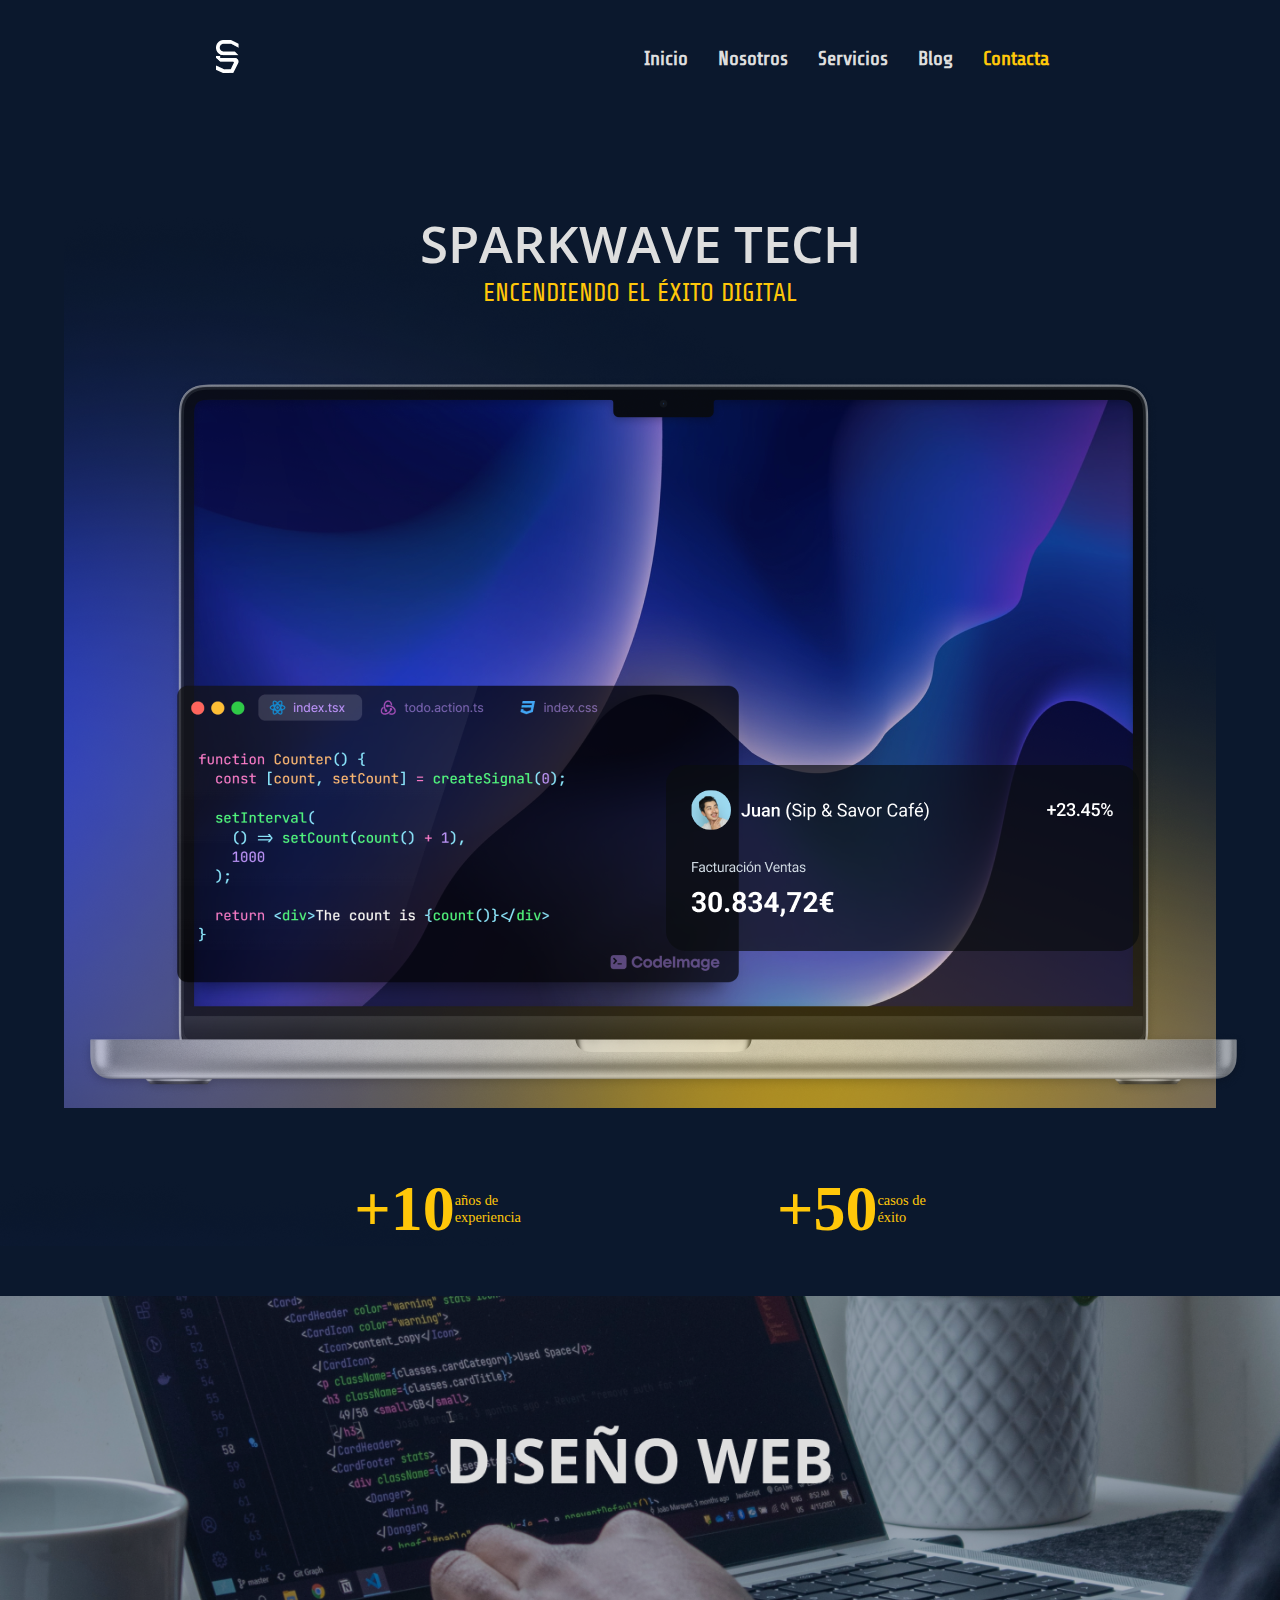
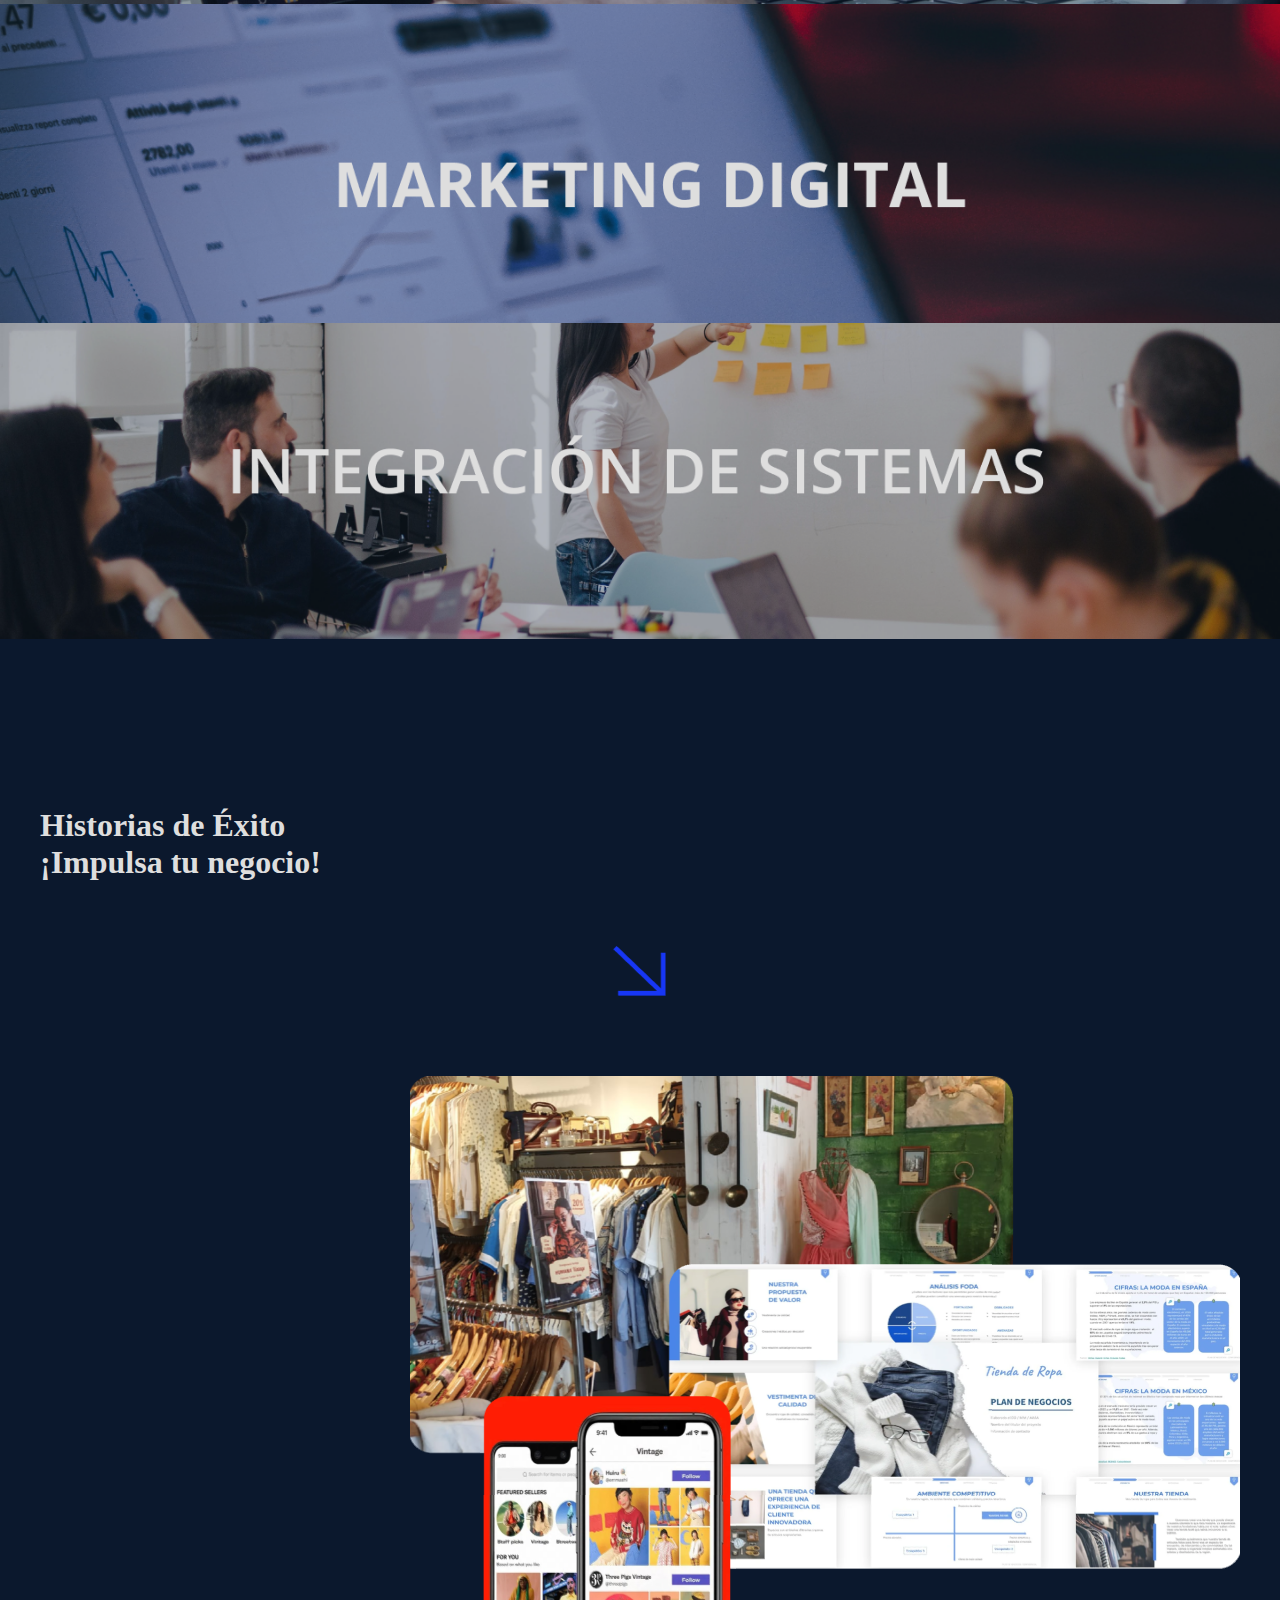
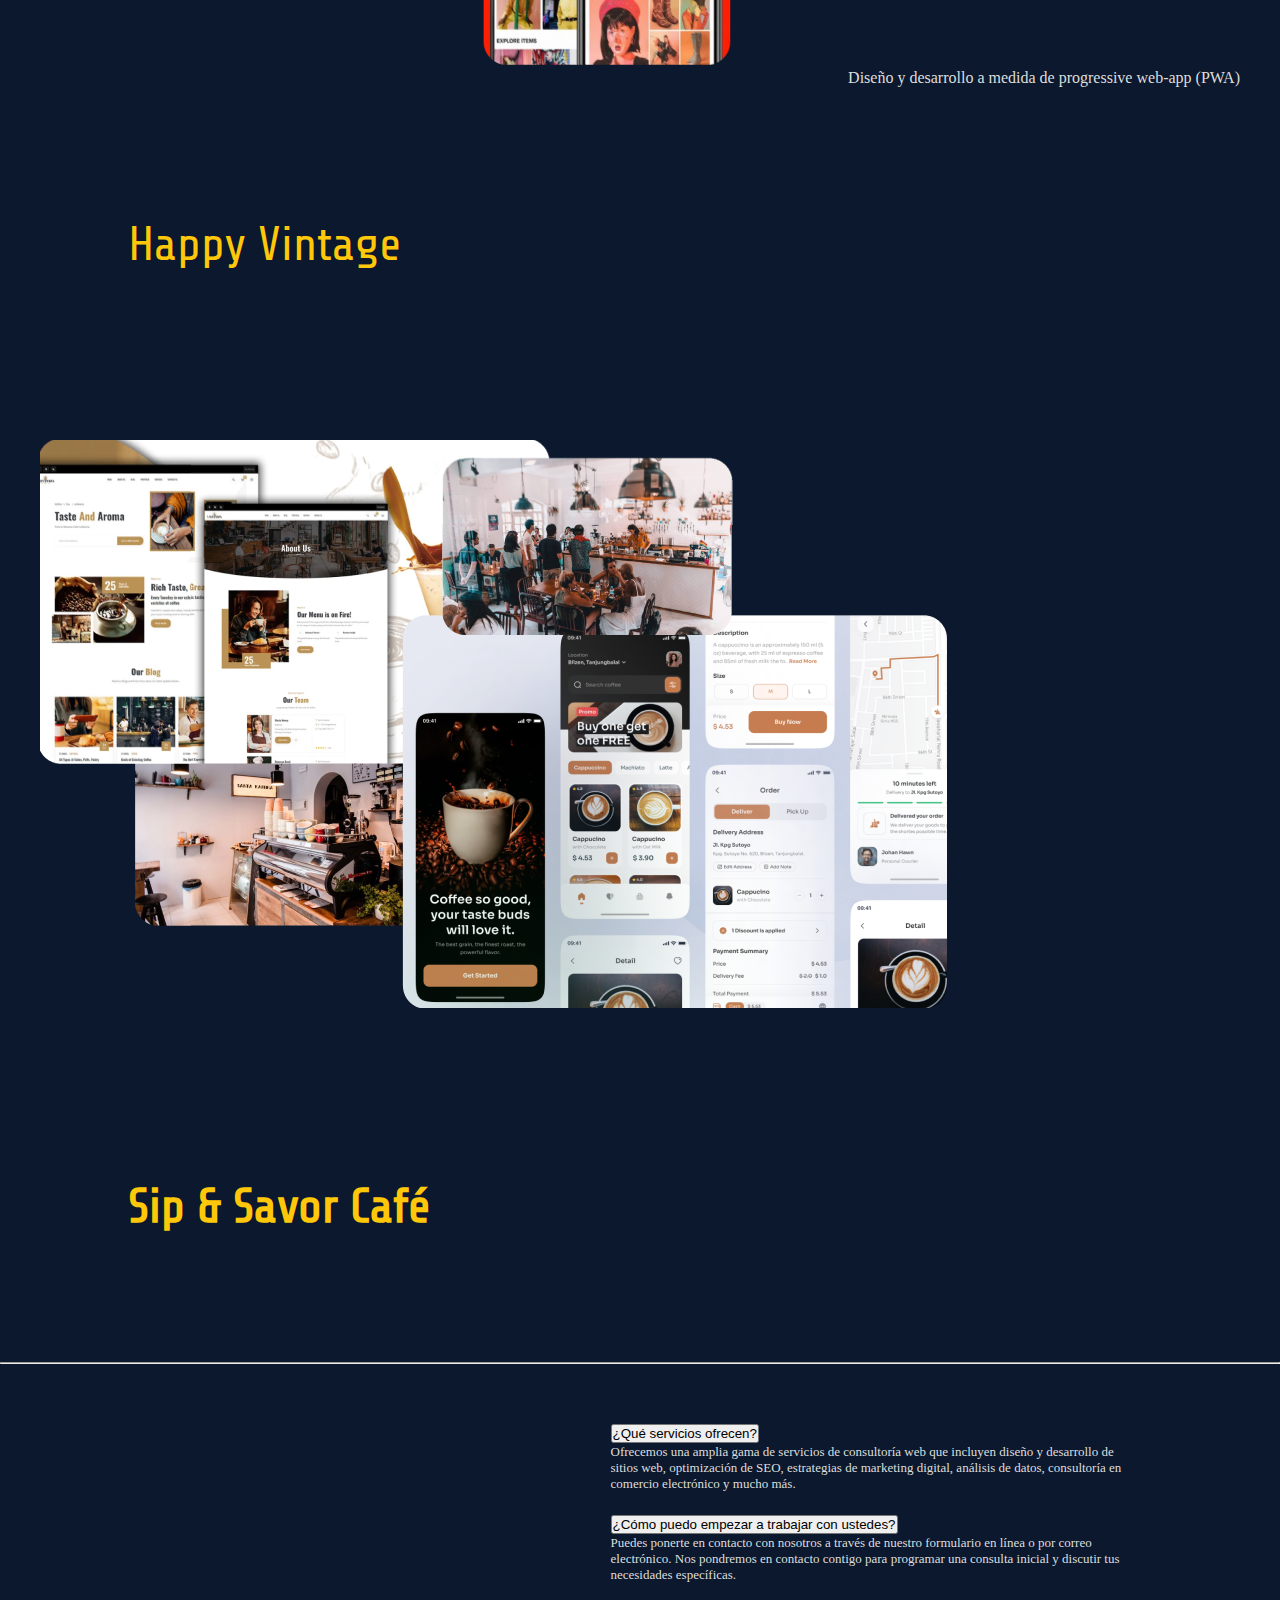
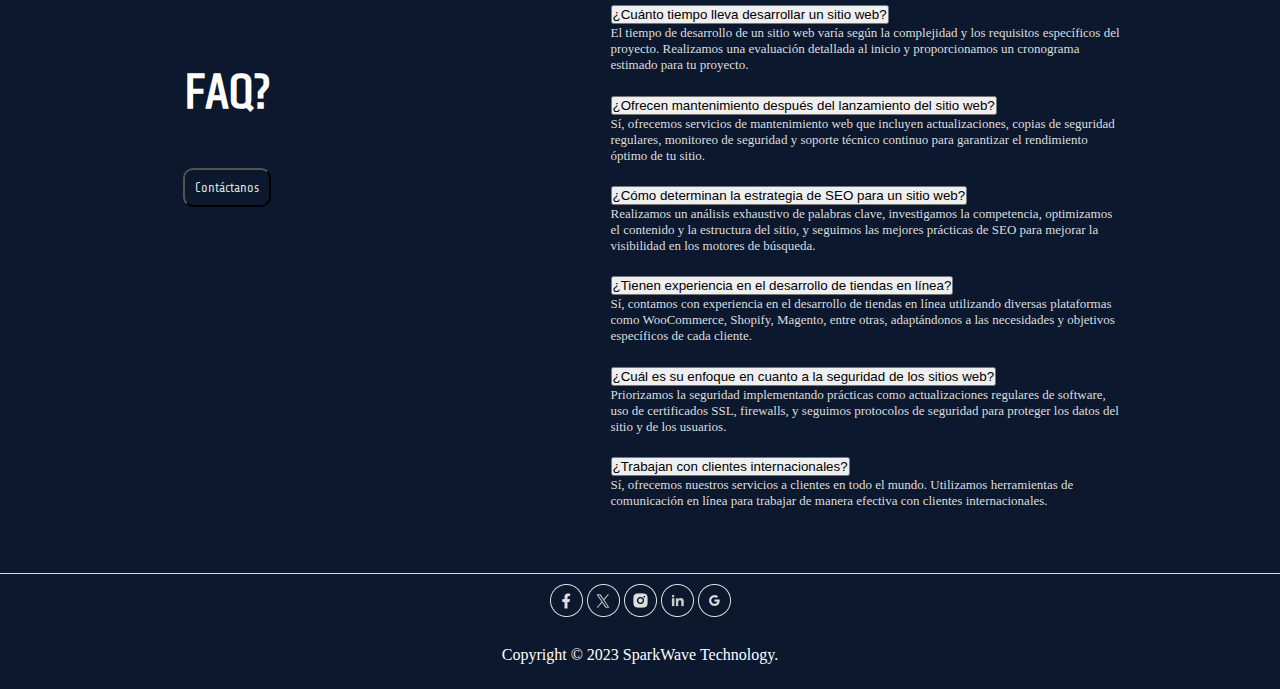
<file: index.html>
<!DOCTYPE html>
<html lang="en">
    <head>
        <meta charset="UTF-8">
        <meta name="viewport" content="width=device-width, initial-scale=1.0">
        <title>SparkWaveTech</title>
        <link rel="icon" href="Images/Capa_2.png">
        <link rel="stylesheet" href="style.css">
        <link rel="stylesheet" href="https://cdn.jsdelivr.net/npm/bootstrap-icons@1.11.2/font/bootstrap-icons.min.css">
        <link href="https://cdn.jsdelivr.net/npm/bootstrap@5.3.2/dist/css/bootstrap.min.css" rel="stylesheet" integrity="sha384-T3c6CoIi6uLrA9TneNEoa7RxnatzjcDSCmG1MXxSR1GAsXEV/Dwwykc2MPK8M2HN" crossorigin="anonymous">
    </head>
    <body class="index__home">
        <header>
            <nav class="nav">
                <div class="logo"><a href="index.html"><img src="./Images/logoSWT.png" alt="logo de la empresa simulando una S"></a></div>
                <button class="open_menu" id="open"><i class="bi bi-menu-button-wide"></i></button>
                <div class="menu" id="menu">
                    <button class="close_menu" id="close"><i class="bi bi-x-square"></i></button>
                    <ul class="nav_list">
                        <li><a href="./index.html">Inicio</a></li>
                        <li><a href="./nosotros.html">Nosotros</a></li>
                        <li><a href="./services.html">Servicios</a></li>
                        <li><a href="./blog.html">Blog</a></li>
                        <li><a class="contact" href="./contact.html">Contacta</a></li>
                    </ul> 
                </div>
            </nav>
        </header> 
        <main class="index_main">
        <section class="home">
            <div class="descriptionweb">
                <h1>SPARKWAVE TECH</h1>
                <p>ENCENDIENDO EL ÉXITO DIGITAL</p>
                <div>
                    <img class="home_macbook" src="/Images/MacBook Pro 16_ - 5th Gen - Silver.png" alt="foto de un ordenador portátil macbook">
                    <img class="home_function" src="/Images/home_function.png" alt="imagen de una función de código">
                    <img class="home_stadistic" src="/Images/home_stadistic.png" alt="imagen datos estadísticos">
                </div>
            </div>
        </section> 
     </main>
     <article class="index_porcentage">
            <div class="porcentage">
                <h4>+10 </h4>
            <p>años de <br> experiencia</p>
            </div>
            <div class="porcentage">
                <h4>+50</h4>
                <p>casos de <br> éxito</p>
            </div>
     </article>
     <section class="index_services">
        <img src="/Images/Diseño web.png" alt="">
        <img src="/Images/Marketing digital.png" alt="">
        <img src="/Images/Integracion sistemas.png" alt="">
     </section>
         <!--SUCCESS STORIES-->
         <section class="Exito-caso">
            <div class="exito_history">
                <h1 class="exito_h1">Historias de Éxito
                    <br>¡Impulsa tu negocio!</h1>
            </div>
            <div class="image_arrow">
                <img  src="/Images/assets-leite/arrow-icon.png" alt="an arrow pointing to the right">
            </div>
            <div class="diseño_exito">
                <img src="/Images/assets-leite/happyvintage-box-img.png" alt="images of an app and website example and pictures of a clothing shop">
                <p class="story-description">Diseño y desarrollo a medida de progressive web-app (PWA)</p>
            </div>
            <div class="exito_vintage">
                <h3 class="services-h3">Happy Vintage</h3>
                <div class="line-story"></div>
            <div class="image_exito">
                <img src="/Images/assets-leite/sipsavor-box-img.png" alt="images of an app and website example and pictures of a coffee shop">
            </div>
            <div class="sipSavor">
                <h3>Sip & Savor Café</h3>
                <div class="line-story"></div>
            </div>
            <hr>
        </section>
    <div class="scrol"></div>
    <section class="final">
        <div class="container_final">
            <div class="FAQ">
              <h3>FAQ?</h3>
              <button class="boton_questions"><a href="contact.html">Contáctanos</a></button>
            </div>
        </div>
            <div class="accordion-accordion-flush" id="accordionFlushExample">
                <div class="accordion-item">
                  <h2 class="accordion-header">
                    <button class="accordion-button collapsed" type="button" data-bs-toggle="collapse" data-bs-target="#flush-collapseOne" aria-expanded="false" aria-controls="flush-collapseOne">
                      ¿Qué servicios ofrecen?
                    </button>
                  </h2>
                  <div id="flush-collapseOne" class="accordion-collapse collapse" data-bs-parent="#accordionFlushExample">
                    <div class="accordion-body">Ofrecemos una amplia gama de servicios de consultoría web que incluyen diseño y desarrollo de sitios web, optimización de SEO, estrategias de marketing digital, análisis de datos, consultoría en comercio electrónico y mucho más.</div>
                  </div>
                </div>
                <div class="accordion-item">
                  <h2 class="accordion-header">
                    <button class="accordion-button collapsed" type="button" data-bs-toggle="collapse" data-bs-target="#flush-collapseTwo" aria-expanded="false" aria-controls="flush-collapseTwo">
                        ¿Cómo puedo empezar a trabajar con ustedes?
                    </button>
                  </h2>
                  <div id="flush-collapseTwo" class="accordion-collapse collapse" data-bs-parent="#accordionFlushExample">
                    <div class="accordion-body">Puedes ponerte en contacto con nosotros a través de nuestro formulario en línea o por correo electrónico. Nos pondremos en contacto contigo para programar una consulta inicial y discutir tus necesidades específicas.</div>
                  </div>
                </div>
                <div class="accordion-item">
                  <h2 class="accordion-header">
                    <button class="accordion-button collapsed" type="button" data-bs-toggle="collapse" data-bs-target="#flush-collapseThree" aria-expanded="false" aria-controls="flush-collapseThree">
                        ¿Cuánto tiempo lleva desarrollar un sitio web?
                    </button>
                  </h2>
                  <div id="flush-collapseThree" class="accordion-collapse collapse" data-bs-parent="#accordionFlushExample">
                    <div class="accordion-body">El tiempo de desarrollo de un sitio web varía según la complejidad y los requisitos específicos del proyecto. Realizamos una evaluación detallada al inicio y proporcionamos un cronograma estimado para tu proyecto.</div>
                  </div>
                </div>
                <div class="accordion-item">
                    <h2 class="accordion-header">
                      <button class="accordion-button collapsed" type="button" data-bs-toggle="collapse" data-bs-target="#flush-collapseFour" aria-expanded="false" aria-controls="flush-collapseFour">
                        ¿Ofrecen mantenimiento después del lanzamiento del sitio web?
                      </button>
                    </h2>
                    <div id="flush-collapseFour" class="accordion-collapse collapse" data-bs-parent="#accordionFlushExample">
                      <div class="accordion-body">Sí, ofrecemos servicios de mantenimiento web que incluyen actualizaciones, copias de seguridad regulares, monitoreo de seguridad y soporte técnico continuo para garantizar el rendimiento óptimo de tu sitio.</div>
                    </div>
                  </div>
                  <div class="accordion-item">
                    <h2 class="accordion-header">
                      <button class="accordion-button collapsed" type="button" data-bs-toggle="collapse" data-bs-target="#flush-collapseFive" aria-expanded="false" aria-controls="flush-collapseFive">
                        ¿Cómo determinan la estrategia de SEO para un sitio web?
                      </button>
                    </h2>
                    <div id="flush-collapseFive" class="accordion-collapse collapse" data-bs-parent="#accordionFlushExample">
                      <div class="accordion-body">Realizamos un análisis exhaustivo de palabras clave, investigamos la competencia, optimizamos el contenido y la estructura del sitio, y seguimos las mejores prácticas de SEO para mejorar la visibilidad en los motores de búsqueda.</div>
                    </div>
                  </div>
                  <div class="accordion-item">
                    <h2 class="accordion-header">
                      <button class="accordion-button collapsed" type="button" data-bs-toggle="collapse" data-bs-target="#flush-collapseSix" aria-expanded="false" aria-controls="flush-collapseSix">
                        ¿Tienen experiencia en el desarrollo de tiendas en línea?
                      </button>
                    </h2>
                    <div id="flush-collapseSix" class="accordion-collapse collapse" data-bs-parent="#accordionFlushExample">
                      <div class="accordion-body">Sí, contamos con experiencia en el desarrollo de tiendas en línea utilizando diversas plataformas como WooCommerce, Shopify, Magento, entre otras, adaptándonos a las necesidades y objetivos específicos de cada cliente.</div>
                    </div>
                  </div>
                  <div class="accordion-item">
                    <h2 class="accordion-header">
                      <button class="accordion-button collapsed" type="button" data-bs-toggle="collapse" data-bs-target="#flush-collapseSeven" aria-expanded="false" aria-controls="flush-collapseSeven">
                        ¿Cuál es su enfoque en cuanto a la seguridad de los sitios web?
                      </button>
                    </h2>
                    <div id="flush-collapseSeven" class="accordion-collapse collapse" data-bs-parent="#accordionFlushExample">
                      <div class="accordion-body">Priorizamos la seguridad implementando prácticas como actualizaciones regulares de software, uso de certificados SSL, firewalls, y seguimos protocolos de seguridad para proteger los datos del sitio y de los usuarios.</div>
                    </div>
                  </div>
                  <div class="accordion-item">
                    <h2 class="accordion-header">
                      <button class="accordion-button collapsed" type="button" data-bs-toggle="collapse" data-bs-target="#flush-collapseEight" aria-expanded="false" aria-controls="flush-collapseEight">
                        ¿Trabajan con clientes internacionales?
                      </button>
                    </h2>
                    <div id="flush-collapseEight" class="accordion-collapse collapse" data-bs-parent="#accordionFlushExample">
                      <div class="accordion-body"> Sí, ofrecemos nuestros servicios a clientes en todo el mundo. Utilizamos herramientas de comunicación en línea para trabajar de manera efectiva con clientes internacionales.</div>
                    </div>
                  </div>
              </div>
        </div>
    </section>
    <footer>
        <div class="social">
            <a href="https://www.facebook.com/?locale=es_ES"><img src="./Images/Facebook.png" alt="logo de la red social Facebook"></a>
            <a href="https://twitter.com/?lang=es"><img src="./Images/Twitter.png" alt="logo de la red social twitter"></a>
            <a href="https://www.instagram.com/"><img src="./Images/Instagram.png" alt="logo de la red social instagram"></a>
            <a href="https://es.linkedin.com/"><img src="./Images/In.png" alt="logo de la red social linkedin"></a>
            <a href="https://github.com/"><img src="./Images/G.png" alt="logo de la red social Github"></a>
        </div>
        <p>Copyright © 2023 SparkWave Technology. </p>
    </footer>
    <script src="script.js"></script>
    <script src="https://cdn.jsdelivr.net/npm/bootstrap@5.3.2/dist/js/bootstrap.bundle.min.js" integrity="sha384-C6RzsynM9kWDrMNeT87bh95OGNyZPhcTNXj1NW7RuBCsyN/o0jlpcV8Qyq46cDfL" crossorigin="anonymous"></script>
    </body>
</html>
</file>
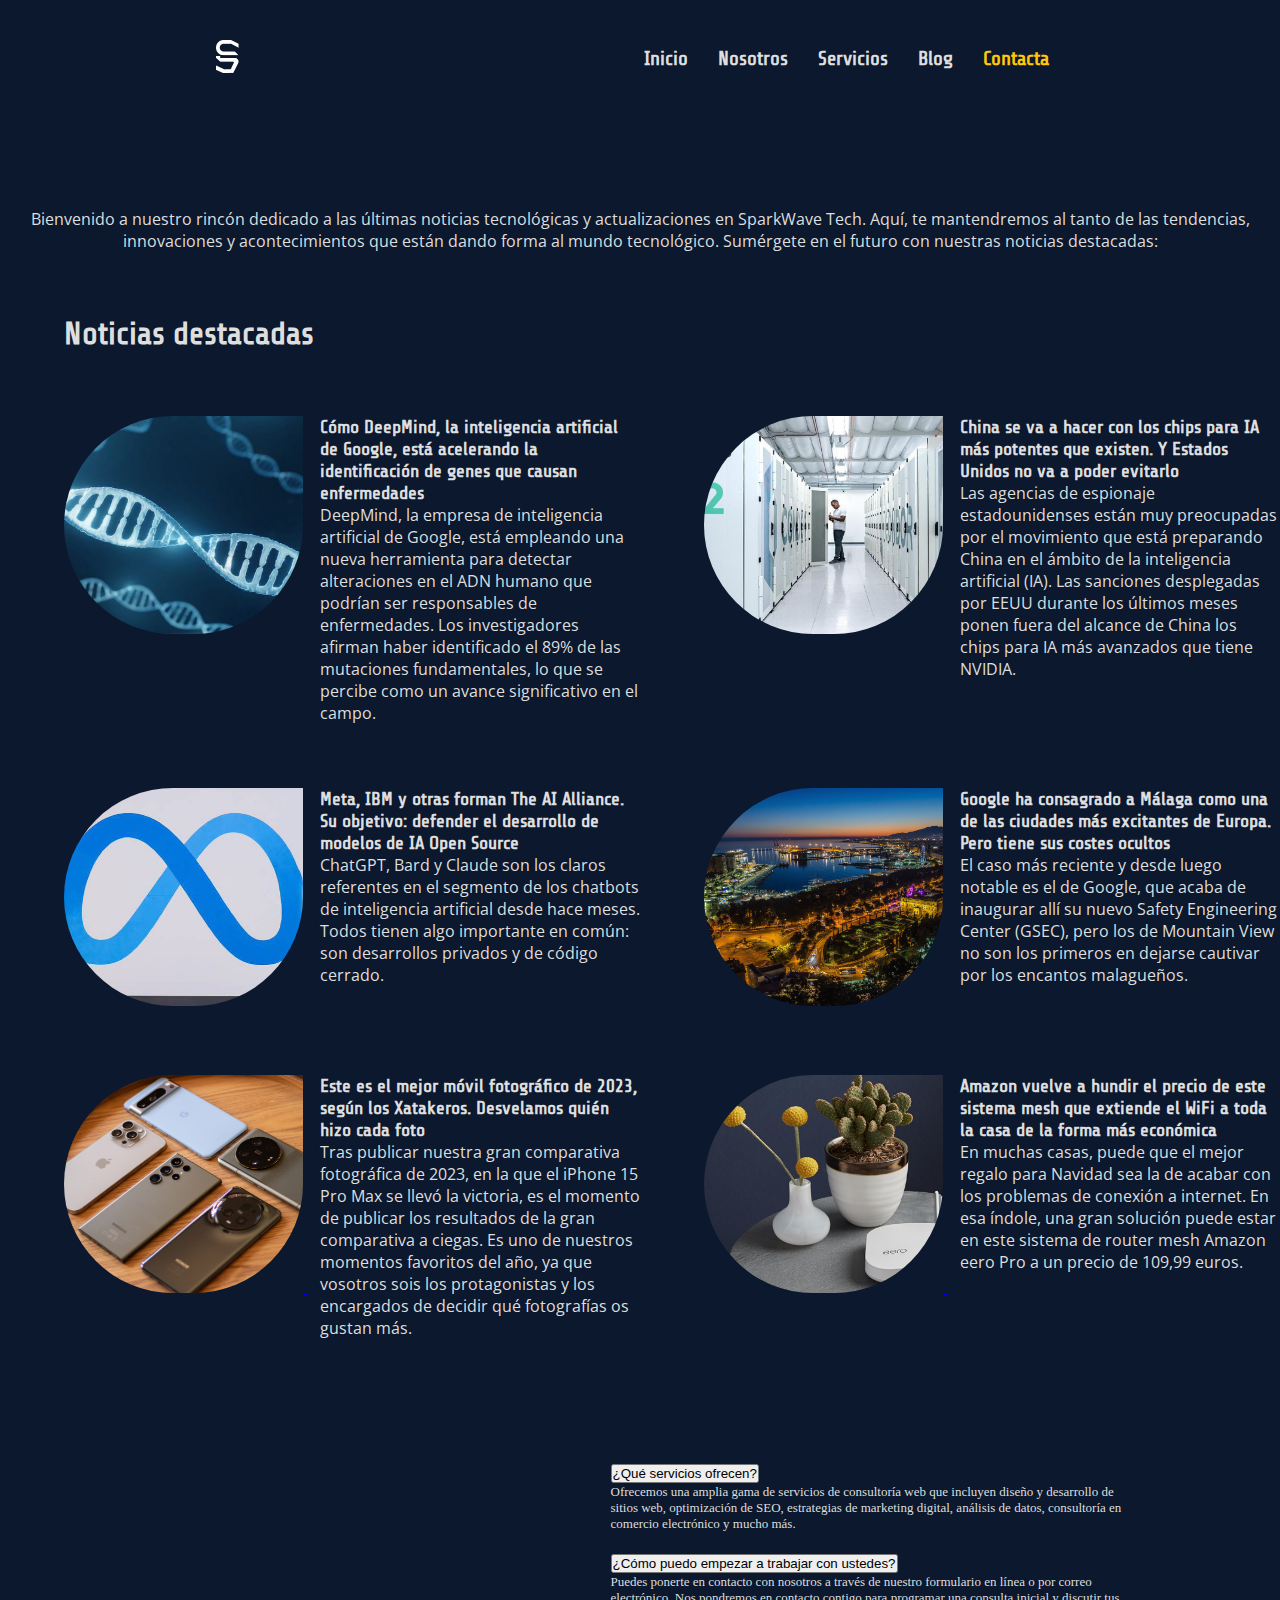
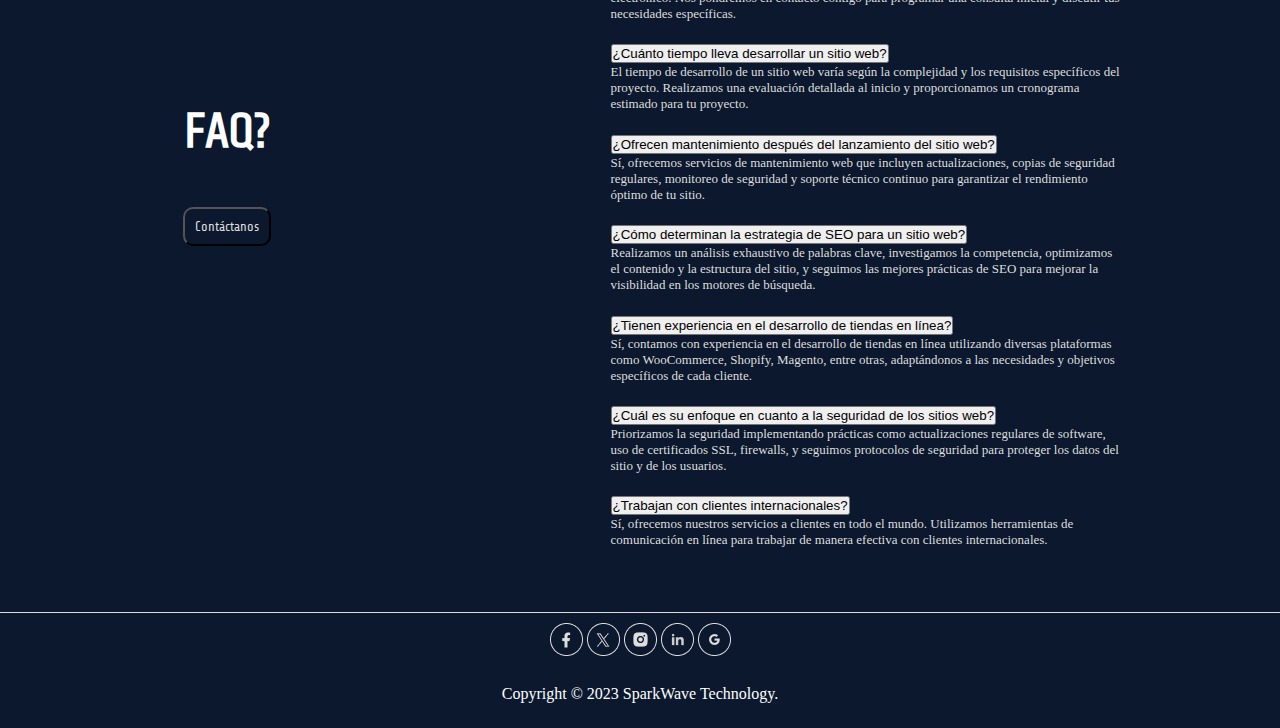
<file: blog.html>
<!DOCTYPE html>
<html lang="en">
<head>
    <meta charset="UTF-8">
    <meta name="viewport" content="width=device-width, initial-scale=1.0">
    <title>Blog</title>
    <link rel="stylesheet" href="style.css">
    <link href="https://fonts.googleapis.com/css2?family=Open+Sans&family=Share+Tech&display=swap" rel="stylesheet">
    <link rel="icon" href="Images/Capa_2.png">
    <link rel="stylesheet" href="https://cdn.jsdelivr.net/npm/bootstrap-icons@1.11.2/font/bootstrap-icons.min.css">
    <link href="https://cdn.jsdelivr.net/npm/bootstrap@5.3.2/dist/css/bootstrap.min.css" rel="stylesheet" integrity="sha384-T3c6CoIi6uLrA9TneNEoa7RxnatzjcDSCmG1MXxSR1GAsXEV/Dwwykc2MPK8M2HN" crossorigin="anonymous">
</head>
<body class="blog_home">
    <header>
        <nav class="nav">
            <div class="logo"><a href="index.html"><img src="./Images/logoSWT.png" alt="logo de la empresa simulando una S"></a></div>
            <button class="open_menu" id="open"><i class="bi bi-menu-button-wide"></i></button>
            <div class="menu" id="menu">
                <button class="close_menu" id="close"><i class="bi bi-x-square"></i></button>
                <ul class="nav_list">
                    <li><a href="./index.html">Inicio</a></li>
                    <li><a href="./nosotros.html">Nosotros</a></li>
                    <li><a href="./services.html">Servicios</a></li>
                    <li><a href="./blog.htm">Blog</a></li>
                    <li><a class="contact" href="./contact.html">Contacta</a></li>
                </ul> 
            </div>
        </nav>
    </header> 
    <main class="blog">
        <div class="inicio-blog">
        <p>Bienvenido a nuestro rincón dedicado a las últimas noticias tecnológicas y actualizaciones en SparkWave Tech. Aquí, te mantendremos al tanto de las tendencias, innovaciones y acontecimientos que están dando forma al mundo tecnológico. Sumérgete en el futuro con nuestras noticias destacadas:</p>
        </div>
        <h1>Noticias destacadas</h1>
        <div class="bloque-noticias">
            <article class="noticia">
                <a href="https://www.bbc.com/mundo/articles/crglgeqgpl4o" target="_blank">
                    <img src="Images/blog_images/noticia1.png" alt="noticia1" class="imgagennoticia">
                </a>
                <div class="textonoticia">
                    <h3>Cómo DeepMind, la inteligencia artificial de Google, está acelerando la identificación de genes que causan enfermedades</h3>
                    <p>DeepMind, la empresa de inteligencia artificial de Google, está empleando una nueva herramienta para detectar alteraciones en el ADN humano que podrían ser responsables de enfermedades. Los investigadores afirman haber identificado el 89% de las mutaciones fundamentales, lo que se percibe como un avance significativo en el campo.</p>
                </div>
            </article>
            <article class="noticia">
                <a href="https://www.xataka.com/empresas-y-economia/china-se-va-a-hacer-chips-para-ia-potentes-que-existen-estados-unidos-no-va-a-poder-evitarlo" target="_blank">
                    <img src="Images/blog_images/noticia2.png" alt="noticia2" class="imgagennoticia">
                </a>
                <div class="textonoticia">
                    <h3>China se va a hacer con los chips para IA más potentes que existen. Y Estados Unidos no va a poder evitarlo</h3>
                    <p>Las agencias de espionaje estadounidenses están muy preocupadas por el movimiento que está preparando China en el ámbito de la inteligencia artificial (IA). Las sanciones desplegadas por EEUU durante los últimos meses ponen fuera del alcance de China los chips para IA más avanzados que tiene NVIDIA.</p>
                </div>
            </article>
        </div>
        <div class="bloque-noticias">
            <article class="noticia">
                <a href="https://www.xataka.com/robotica-e-ia/meta-ibm-otras-forman-the-ai-alliance-su-objetivo-defender-desarrollo-modelos-ia-open-source" target="_blank">
                    <img src="Images/blog_images/noticia3.png" alt="noticia3" class="imgagennoticia">
                </a>
                <div class="textonoticia">
                    <h3>Meta, IBM y otras forman The AI Alliance. Su objetivo: defender el desarrollo de modelos de IA Open Source</h3>
                    <p>ChatGPT, Bard y Claude son los claros referentes en el segmento de los chatbots de inteligencia artificial desde hace meses. Todos tienen algo importante en común: son desarrollos privados y de código cerrado.</p>
                </div>
            </article>
            <article class="noticia">
                <a href="https://www.xataka.com/magnet/google-ha-consagrado-a-malaga-como-ciudades-excitantes-europa-tiene-sus-costes-ocultos" target="_blank">
                    <img src="Images/blog_images/noticia4.png" alt="noticia4" class="imgagennoticia">
                </a>
                <div class="textonoticia">
                    <h3>Google ha consagrado a Málaga como una de las ciudades más excitantes de Europa. Pero tiene sus costes ocultos</h3>
                    <p>El caso más reciente y desde luego notable es el de Google, que acaba de inaugurar allí su nuevo Safety Engineering Center (GSEC), pero los de Mountain View no son los primeros en dejarse cautivar por los encantos malagueños.</p>
                </div>
            </article>
        </div>
        <div class="bloque-noticias">
            <article class="noticia">
                <a href="https://www.xataka.com/analisis/este-mejor-movil-fotografico-2023-xatakeros-desvelamos-quien-hizo-cada-foto" target="_blank">
                    <img src="Images/blog_images/noticia5.png" alt="noticia5" class="imgagennoticia">
                </a>
                <div class="textonoticia">
                    <h3>Este es el mejor móvil fotográfico de 2023, según los Xatakeros. Desvelamos quién hizo cada foto</h3>
                    <p>Tras publicar nuestra gran comparativa fotográfica de 2023, en la que el iPhone 15 Pro Max se llevó la victoria, es el momento de publicar los resultados de la gran comparativa a ciegas. Es uno de nuestros momentos favoritos del año, ya que vosotros sois los protagonistas y los encargados de decidir qué fotografías os gustan más.</p>
                </div>
            </article>
            <article class="noticia">
                <a href="https://www.xataka.com/seleccion/solucion-definitiva-para-mejorar-wifi-tu-casa-llega-este-sistema-mesh-que-amazon-ha-vuelto-a-rebajar-precio" target="_blank">
                    <img src="Images/blog_images/noticia6.png" alt="noticia6" class="imgagennoticia">
                </a>
                <div class="textonoticia">
                    <h3>Amazon vuelve a hundir el precio de este sistema mesh que extiende el WiFi a toda la casa de la forma más económica</h3>
                    <p>En muchas casas, puede que el mejor regalo para Navidad sea la de acabar con los problemas de conexión a internet. En esa índole, una gran solución puede estar en este sistema de router mesh Amazon eero Pro a un precio de 109,99 euros.</p>
                </div>
            </article>
        </div>
    </main>
<section class="final">
    <div class="container_final">
        <div class="FAQ">
          <h3>FAQ?</h3>
          <button class="boton_questions"><a href="contact.html">Contáctanos</a></button>
        </div>
      </div>
       <!-- prueba para que se deplieguen las preguntas -->
<div class="accordion-accordion-flush" id="accordionFlushExample">
    <div class="accordion-item">
      <h2 class="accordion-header">
        <button class="accordion-button collapsed" type="button" data-bs-toggle="collapse" data-bs-target="#flush-collapseOne" aria-expanded="false" aria-controls="flush-collapseOne">
          ¿Qué servicios ofrecen?
        </button>
      </h2>
      <div id="flush-collapseOne" class="accordion-collapse collapse" data-bs-parent="#accordionFlushExample">
        <div class="accordion-body">Ofrecemos una amplia gama de servicios de consultoría web que incluyen diseño y desarrollo de sitios web, optimización de SEO, estrategias de marketing digital, análisis de datos, consultoría en comercio electrónico y mucho más.</div>
      </div>
    </div>
    <div class="accordion-item">
      <h2 class="accordion-header">
        <button class="accordion-button collapsed" type="button" data-bs-toggle="collapse" data-bs-target="#flush-collapseTwo" aria-expanded="false" aria-controls="flush-collapseTwo">
            ¿Cómo puedo empezar a trabajar con ustedes?
        </button>
      </h2>
      <div id="flush-collapseTwo" class="accordion-collapse collapse" data-bs-parent="#accordionFlushExample">
        <div class="accordion-body">Puedes ponerte en contacto con nosotros a través de nuestro formulario en línea o por correo electrónico. Nos pondremos en contacto contigo para programar una consulta inicial y discutir tus necesidades específicas.</div>
      </div>
    </div>
    <div class="accordion-item">
      <h2 class="accordion-header">
        <button class="accordion-button collapsed" type="button" data-bs-toggle="collapse" data-bs-target="#flush-collapseThree" aria-expanded="false" aria-controls="flush-collapseThree">
            ¿Cuánto tiempo lleva desarrollar un sitio web?
        </button>
      </h2>
      <div id="flush-collapseThree" class="accordion-collapse collapse" data-bs-parent="#accordionFlushExample">
        <div class="accordion-body">El tiempo de desarrollo de un sitio web varía según la complejidad y los requisitos específicos del proyecto. Realizamos una evaluación detallada al inicio y proporcionamos un cronograma estimado para tu proyecto.</div>
      </div>
    </div>
    <div class="accordion-item">
        <h2 class="accordion-header">
          <button class="accordion-button collapsed" type="button" data-bs-toggle="collapse" data-bs-target="#flush-collapseFour" aria-expanded="false" aria-controls="flush-collapseFour">
            ¿Ofrecen mantenimiento después del lanzamiento del sitio web?
          </button>
        </h2>
        <div id="flush-collapseFour" class="accordion-collapse collapse" data-bs-parent="#accordionFlushExample">
          <div class="accordion-body">Sí, ofrecemos servicios de mantenimiento web que incluyen actualizaciones, copias de seguridad regulares, monitoreo de seguridad y soporte técnico continuo para garantizar el rendimiento óptimo de tu sitio.</div>
        </div>
      </div>
      <div class="accordion-item">
        <h2 class="accordion-header">
          <button class="accordion-button collapsed" type="button" data-bs-toggle="collapse" data-bs-target="#flush-collapseFive" aria-expanded="false" aria-controls="flush-collapseFive">
            ¿Cómo determinan la estrategia de SEO para un sitio web?
          </button>
        </h2>
        <div id="flush-collapseFive" class="accordion-collapse collapse" data-bs-parent="#accordionFlushExample">
          <div class="accordion-body">Realizamos un análisis exhaustivo de palabras clave, investigamos la competencia, optimizamos el contenido y la estructura del sitio, y seguimos las mejores prácticas de SEO para mejorar la visibilidad en los motores de búsqueda.</div>
        </div>
      </div>
      <div class="accordion-item">
        <h2 class="accordion-header">
          <button class="accordion-button collapsed" type="button" data-bs-toggle="collapse" data-bs-target="#flush-collapseSix" aria-expanded="false" aria-controls="flush-collapseSix">
            ¿Tienen experiencia en el desarrollo de tiendas en línea?
          </button>
        </h2>
        <div id="flush-collapseSix" class="accordion-collapse collapse" data-bs-parent="#accordionFlushExample">
          <div class="accordion-body">Sí, contamos con experiencia en el desarrollo de tiendas en línea utilizando diversas plataformas como WooCommerce, Shopify, Magento, entre otras, adaptándonos a las necesidades y objetivos específicos de cada cliente.</div>
        </div>
      </div>
      <div class="accordion-item">
        <h2 class="accordion-header">
          <button class="accordion-button collapsed" type="button" data-bs-toggle="collapse" data-bs-target="#flush-collapseSeven" aria-expanded="false" aria-controls="flush-collapseSeven">
            ¿Cuál es su enfoque en cuanto a la seguridad de los sitios web?
          </button>
        </h2>
        <div id="flush-collapseSeven" class="accordion-collapse collapse" data-bs-parent="#accordionFlushExample">
          <div class="accordion-body">Priorizamos la seguridad implementando prácticas como actualizaciones regulares de software, uso de certificados SSL, firewalls, y seguimos protocolos de seguridad para proteger los datos del sitio y de los usuarios.</div>
        </div>
      </div>
      <div class="accordion-item">
        <h2 class="accordion-header">
          <button class="accordion-button collapsed" type="button" data-bs-toggle="collapse" data-bs-target="#flush-collapseEight" aria-expanded="false" aria-controls="flush-collapseEight">
            ¿Trabajan con clientes internacionales?
          </button>
        </h2>
        <div id="flush-collapseEight" class="accordion-collapse collapse" data-bs-parent="#accordionFlushExample">
          <div class="accordion-body"> Sí, ofrecemos nuestros servicios a clientes en todo el mundo. Utilizamos herramientas de comunicación en línea para trabajar de manera efectiva con clientes internacionales.</div>
        </div>
      </div>
  </div>
<!-- termina la prueba para que se deplieguen las preguntas -->
    </div>
</section>

<footer>
    <div class="social">
        <a href="https://www.facebook.com/?locale=es_ES"><img src="./Images/Facebook.png" alt="logo de la red social Facebook"></a>
        <a href="https://twitter.com/?lang=es"><img src="./Images/Twitter.png" alt="logo de la red social twitter"></a>
        <a href="https://www.instagram.com/"><img src="./Images/Instagram.png" alt="logo de la red social instagram"></a>
        <a href="https://es.linkedin.com/"><img src="./Images/In.png" alt="logo de la red social linkedin"></a>
        <a href="https://github.com/"><img src="./Images/G.png" alt="logo de la red social Github"></a>
    </div>
    <p>Copyright © 2023 SparkWave Technology. </p>
</footer> 
<script src="script.js"></script>
<script src="https://cdn.jsdelivr.net/npm/bootstrap@5.3.2/dist/js/bootstrap.bundle.min.js" integrity="sha384-C6RzsynM9kWDrMNeT87bh95OGNyZPhcTNXj1NW7RuBCsyN/o0jlpcV8Qyq46cDfL" crossorigin="anonymous"></script>
</body>
</html>
</file>
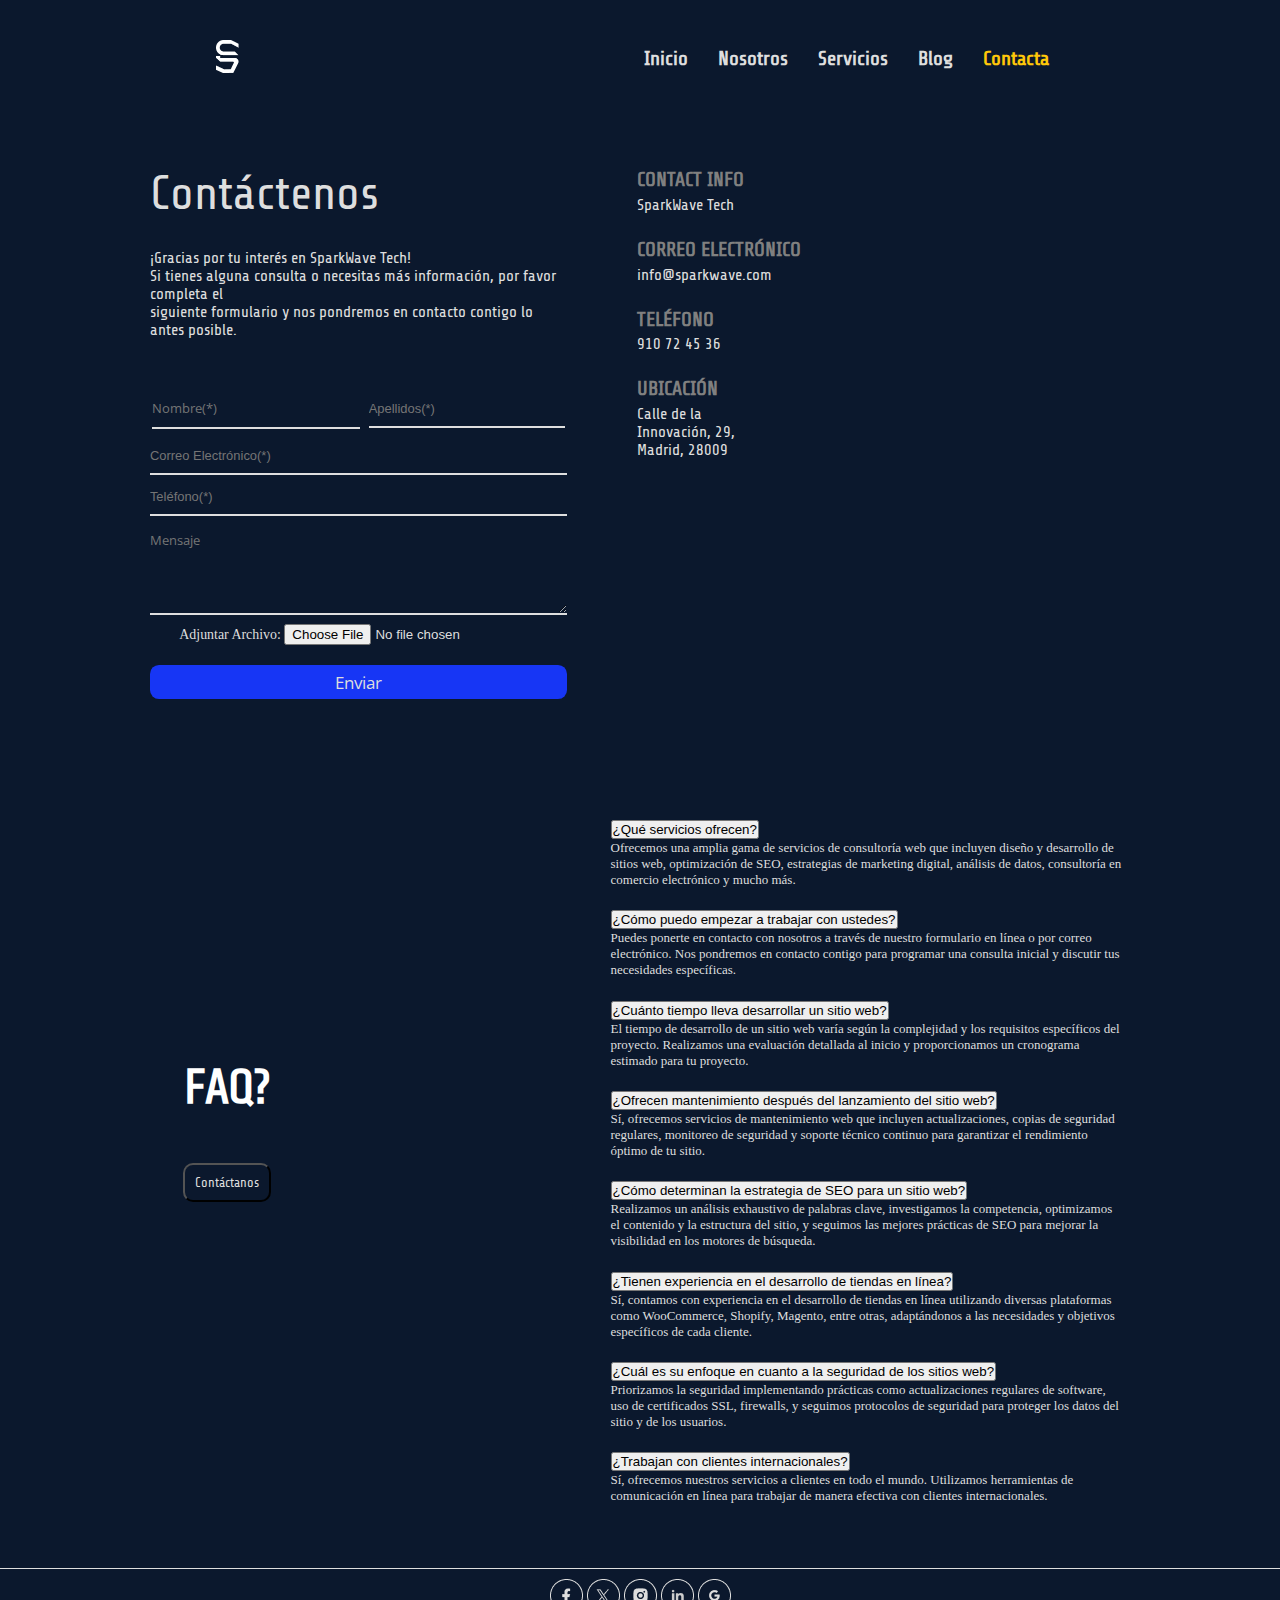
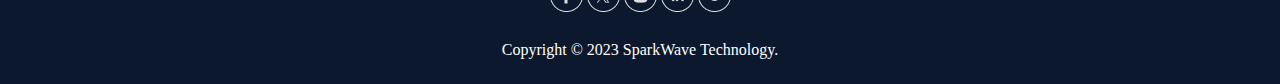
<file: contact.html>
<!DOCTYPE html>
<html lang="en">
<head>
        <meta charset="UTF-8">
        <meta name="viewport" content="width=device-width, initial-scale=1.0">
        <title>Contact Us</title>
        <link rel="icon" href="Images/Capa_2.png">
        <link rel="stylesheet" href="style.css">
        <link rel="preconnect" href="https://fonts.googleapis.com">
        <link rel="preconnect" href="https://fonts.gstatic.com" crossorigin>
        <link href="https://fonts.googleapis.com/css2?family=Open+Sans&display=swap" rel="stylesheet">
        <link rel="preconnect" href="https://fonts.googleapis.com">
        <link rel="preconnect" href="https://fonts.gstatic.com" crossorigin>
        <link rel="stylesheet" href="https://cdn.jsdelivr.net/npm/bootstrap-icons@1.11.2/font/bootstrap-icons.min.css">
        <link href="https://fonts.googleapis.com/css2?family=Open+Sans&family=Share+Tech&display=swap" rel="stylesheet">
        <link href="https://cdn.jsdelivr.net/npm/bootstrap@5.3.2/dist/css/bootstrap.min.css" rel="stylesheet" integrity="sha384-T3c6CoIi6uLrA9TneNEoa7RxnatzjcDSCmG1MXxSR1GAsXEV/Dwwykc2MPK8M2HN" crossorigin="anonymous">
        
</head>
<body class="contact-body-background">
  <header>
    <nav class="nav">
        <div class="logo"><a href="index.html"><img src="./Images/logoSWT.png" alt="logo de la empresa simulando una S"></a></div>
        <button class="open_menu" id="open"><i class="bi bi-menu-button-wide"></i></button>
        <div class="menu" id="menu">
            <button class="close_menu" id="close"><i class="bi bi-x-square"></i></button>
            <ul class="nav_list">
                <li><a href="./index.html">Inicio</a></li>
                <li><a href="./nosotros.html">Nosotros</a></li>
                <li><a href="./services.html">Servicios</a></li>
                <li><a href="/blog.html">Blog</a></li>
                <li><a class="contact" href="./contact.html">Contacta</a></li>
            </ul> 
        </div>
    </nav>
</header> 

    <section class="section-contact-form">
        <div class="form">
          <h1 class="contact-us">Contáctenos</h1>
          <p class="contact-text">¡Gracias por tu interés en SparkWave Tech!
          <br>Si tienes alguna consulta o necesitas más información, por favor completa el <br> siguiente formulario y nos pondremos en contacto contigo lo antes posible.</p>
 <!-- FORMULARIO -->
          <form action="/procesar_formulario" method="post" enctype="multipart/form-data" class="contact-form">
            <label for="nombre"></label>
            <input type="text" class="name-form" id="nombre" name="nombre" required placeholder="Nombre(*)">

            <label for="apellidos"></label>
            <input type="text" class="surname-form" id="apellidos" name="apellidos" required placeholder="Apellidos(*)"><br>

            <label for="email"></label>
            <input type="email" id="email" name="email" class="email-form" required placeholder="Correo Electrónico(*)"><br>

            <label for="telefono"></label>
            <input type="tel" id="telefono" class="phone-form" name="telefono" placeholder="Teléfono(*)"><br>

            <label for="mensaje"></label>
            <textarea id="mensaje" name="mensaje" class="message-form" rows="4" required placeholder="Mensaje"></textarea><br>

            <label for="archivo">Adjuntar Archivo:</label>
            <input type="file" id="archivo" name="archivo"><br>

            <input type="submit" class="enviar" value="Enviar">
          </form>
        </div>
 <!-- INFORMACIÓN EMPRESA -->
        <div class="contact-info">
            <h1 class="contact-title">CONTACT INFO</h1>
            <p class="contact-text-info">SparkWave Tech</p>

            <h1 class="contact-title">CORREO ELECTRÓNICO</h1>
            <p class="contact-text-info">info@sparkwave.com</p>

            <h1 class="contact-title">TELÉFONO</h1>
            <p class="contact-text-info">910 72 45 36</p>

            <h1 class="contact-title">UBICACIÓN</h1> 
            <p class="contact-text-info">Calle de la <br> Innovación, 29,<br> Madrid, 28009</p>
            <iframe class="map" src="https://www.google.com/maps/embed?pb=!1m18!1m12!1m3!1d5441.092197846114!2d-3.744324628103721!3d40.356545592743245!2m3!1f0!2f0!3f0!3m2!1i1024!2i768!4f13.1!3m3!1m2!1s0xd42276259bb810f%3A0xefd5963f963ba6ff!2sAv.%20de%20la%20Innovaci%C3%B3n%2C%2029%2C%2028919%20Legan%C3%A9s%2C%20Madrid!5e0!3m2!1ses!2ses!4v1702648398950!5m2!1ses!2ses" width="400" height="250" style="border:0;" allowfullscreen="" loading="lazy" referrerpolicy="no-referrer-when-downgrade"></iframe>
        </div>
    </section>
    
    <section class="final">
      <div class="container_final">
          <div class="FAQ">
            <h3>FAQ?</h3>
            <button class="boton_questions"><a href="contact.html">Contáctanos</a></button>
          </div>
        </div>
  <!-- DESPLIEGUE FAQ -->
  <div class="accordion-accordion-flush" id="accordionFlushExample">
      <div class="accordion-item">
        <h2 class="accordion-header">
          <button class="accordion-button collapsed" type="button" data-bs-toggle="collapse" data-bs-target="#flush-collapseOne" aria-expanded="false" aria-controls="flush-collapseOne">
            ¿Qué servicios ofrecen?
          </button>
        </h2>
        <div id="flush-collapseOne" class="accordion-collapse collapse" data-bs-parent="#accordionFlushExample">
          <div class="accordion-body">Ofrecemos una amplia gama de servicios de consultoría web que incluyen diseño y desarrollo de sitios web, optimización de SEO, estrategias de marketing digital, análisis de datos, consultoría en comercio electrónico y mucho más.</div>
        </div>
      </div>
      <div class="accordion-item">
        <h2 class="accordion-header">
          <button class="accordion-button collapsed" type="button" data-bs-toggle="collapse" data-bs-target="#flush-collapseTwo" aria-expanded="false" aria-controls="flush-collapseTwo">
              ¿Cómo puedo empezar a trabajar con ustedes?
          </button>
        </h2>
        <div id="flush-collapseTwo" class="accordion-collapse collapse" data-bs-parent="#accordionFlushExample">
          <div class="accordion-body">Puedes ponerte en contacto con nosotros a través de nuestro formulario en línea o por correo electrónico. Nos pondremos en contacto contigo para programar una consulta inicial y discutir tus necesidades específicas.</div>
        </div>
      </div>
      <div class="accordion-item">
        <h2 class="accordion-header">
          <button class="accordion-button collapsed" type="button" data-bs-toggle="collapse" data-bs-target="#flush-collapseThree" aria-expanded="false" aria-controls="flush-collapseThree">
              ¿Cuánto tiempo lleva desarrollar un sitio web?
          </button>
        </h2>
        <div id="flush-collapseThree" class="accordion-collapse collapse" data-bs-parent="#accordionFlushExample">
          <div class="accordion-body">El tiempo de desarrollo de un sitio web varía según la complejidad y los requisitos específicos del proyecto. Realizamos una evaluación detallada al inicio y proporcionamos un cronograma estimado para tu proyecto.</div>
        </div>
      </div>
      <div class="accordion-item">
          <h2 class="accordion-header">
            <button class="accordion-button collapsed" type="button" data-bs-toggle="collapse" data-bs-target="#flush-collapseFour" aria-expanded="false" aria-controls="flush-collapseFour">
              ¿Ofrecen mantenimiento después del lanzamiento del sitio web?
            </button>
          </h2>
          <div id="flush-collapseFour" class="accordion-collapse collapse" data-bs-parent="#accordionFlushExample">
            <div class="accordion-body">Sí, ofrecemos servicios de mantenimiento web que incluyen actualizaciones, copias de seguridad regulares, monitoreo de seguridad y soporte técnico continuo para garantizar el rendimiento óptimo de tu sitio.</div>
          </div>
        </div>
        <div class="accordion-item">
          <h2 class="accordion-header">
            <button class="accordion-button collapsed" type="button" data-bs-toggle="collapse" data-bs-target="#flush-collapseFive" aria-expanded="false" aria-controls="flush-collapseFive">
              ¿Cómo determinan la estrategia de SEO para un sitio web?
            </button>
          </h2>
          <div id="flush-collapseFive" class="accordion-collapse collapse" data-bs-parent="#accordionFlushExample">
            <div class="accordion-body">Realizamos un análisis exhaustivo de palabras clave, investigamos la competencia, optimizamos el contenido y la estructura del sitio, y seguimos las mejores prácticas de SEO para mejorar la visibilidad en los motores de búsqueda.</div>
          </div>
        </div>
        <div class="accordion-item">
          <h2 class="accordion-header">
            <button class="accordion-button collapsed" type="button" data-bs-toggle="collapse" data-bs-target="#flush-collapseSix" aria-expanded="false" aria-controls="flush-collapseSix">
              ¿Tienen experiencia en el desarrollo de tiendas en línea?
            </button>
          </h2>
          <div id="flush-collapseSix" class="accordion-collapse collapse" data-bs-parent="#accordionFlushExample">
            <div class="accordion-body">Sí, contamos con experiencia en el desarrollo de tiendas en línea utilizando diversas plataformas como WooCommerce, Shopify, Magento, entre otras, adaptándonos a las necesidades y objetivos específicos de cada cliente.</div>
          </div>
        </div>
        <div class="accordion-item">
          <h2 class="accordion-header">
            <button class="accordion-button collapsed" type="button" data-bs-toggle="collapse" data-bs-target="#flush-collapseSeven" aria-expanded="false" aria-controls="flush-collapseSeven">
              ¿Cuál es su enfoque en cuanto a la seguridad de los sitios web?
            </button>
          </h2>
          <div id="flush-collapseSeven" class="accordion-collapse collapse" data-bs-parent="#accordionFlushExample">
            <div class="accordion-body">Priorizamos la seguridad implementando prácticas como actualizaciones regulares de software, uso de certificados SSL, firewalls, y seguimos protocolos de seguridad para proteger los datos del sitio y de los usuarios.</div>
          </div>
        </div>
        <div class="accordion-item">
          <h2 class="accordion-header">
            <button class="accordion-button collapsed" type="button" data-bs-toggle="collapse" data-bs-target="#flush-collapseEight" aria-expanded="false" aria-controls="flush-collapseEight">
              ¿Trabajan con clientes internacionales?
            </button>
          </h2>
          <div id="flush-collapseEight" class="accordion-collapse collapse" data-bs-parent="#accordionFlushExample">
            <div class="accordion-body"> Sí, ofrecemos nuestros servicios a clientes en todo el mundo. Utilizamos herramientas de comunicación en línea para trabajar de manera efectiva con clientes internacionales.</div>
          </div>
        </div>
    </div>
      </div>
  </section>
      <footer>
        <div class="social">
            <a href="https://www.facebook.com/?locale=es_ES"><img src="./Images/Facebook.png" alt="logo de la red social Facebook"></a>
            <a href="https://twitter.com/?lang=es"><img src="./Images/Twitter.png" alt="logo de la red social twitter"></a>
            <a href="https://www.instagram.com/"><img src="./Images/Instagram.png" alt="logo de la red social instagram"></a>
            <a href="https://es.linkedin.com/"><img src="./Images/In.png" alt="logo de la red social linkedin"></a>
            <a href="https://github.com/"><img src="./Images/G.png" alt="logo de la red social Github"></a>
        </div>
        <p>Copyright © 2023 SparkWave Technology. </p>
    </footer> 
    <script src="script.js"></script>
    <script src="https://cdn.jsdelivr.net/npm/bootstrap@5.3.2/dist/js/bootstrap.bundle.min.js" integrity="sha384-C6RzsynM9kWDrMNeT87bh95OGNyZPhcTNXj1NW7RuBCsyN/o0jlpcV8Qyq46cDfL" crossorigin="anonymous"></script> 
    
</body>
</html>
</file>
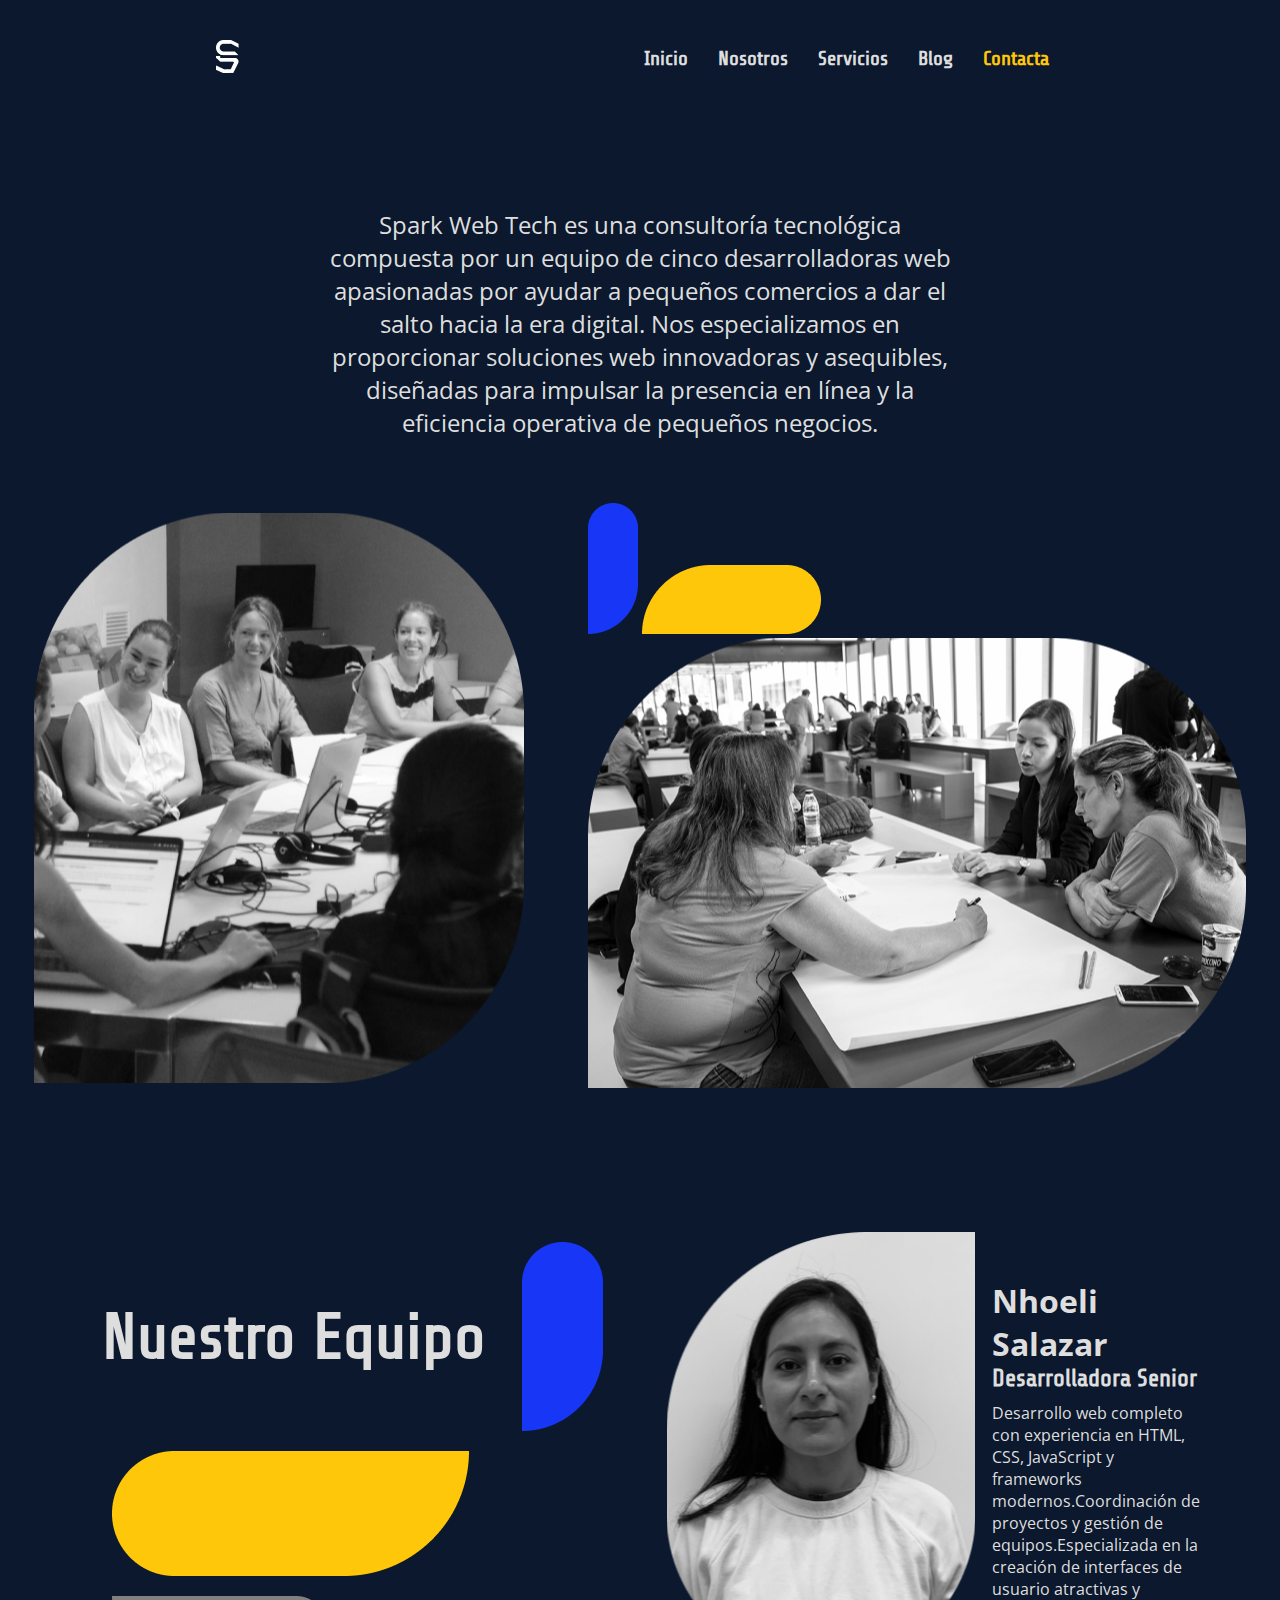
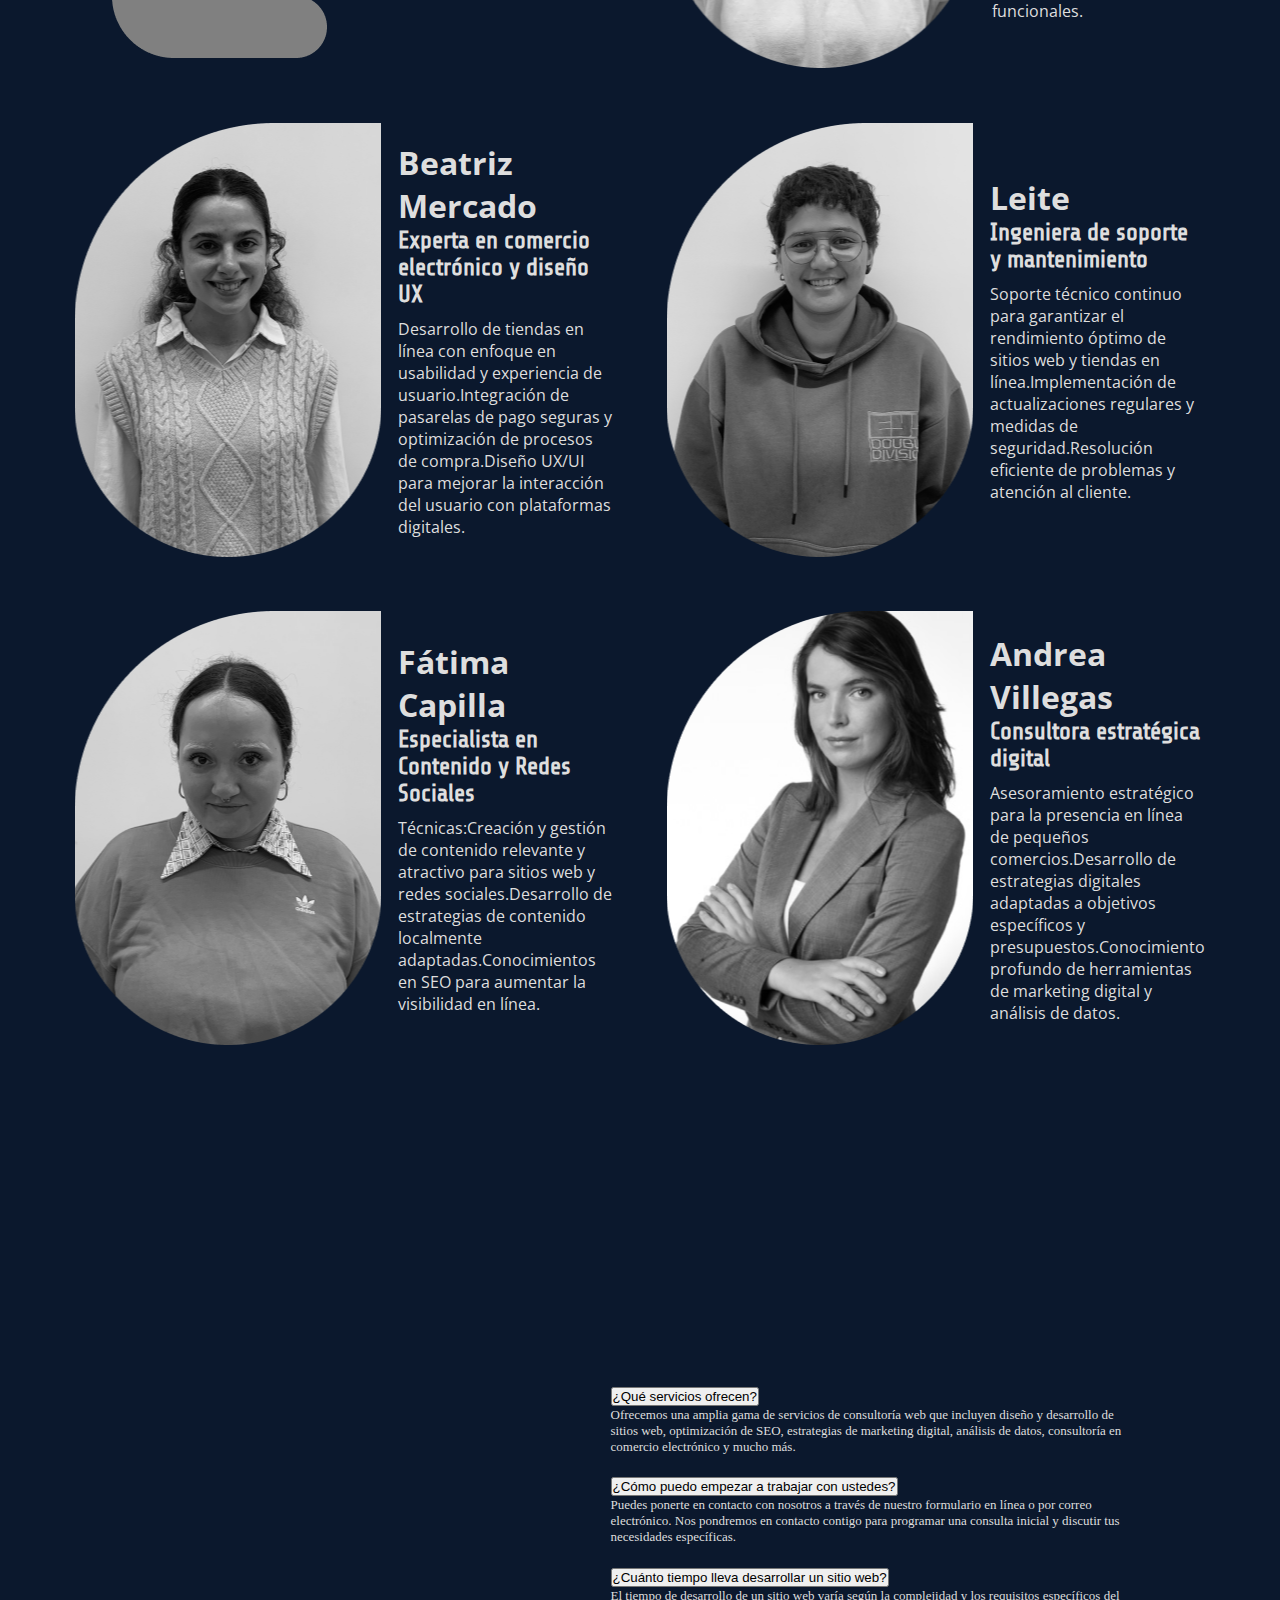
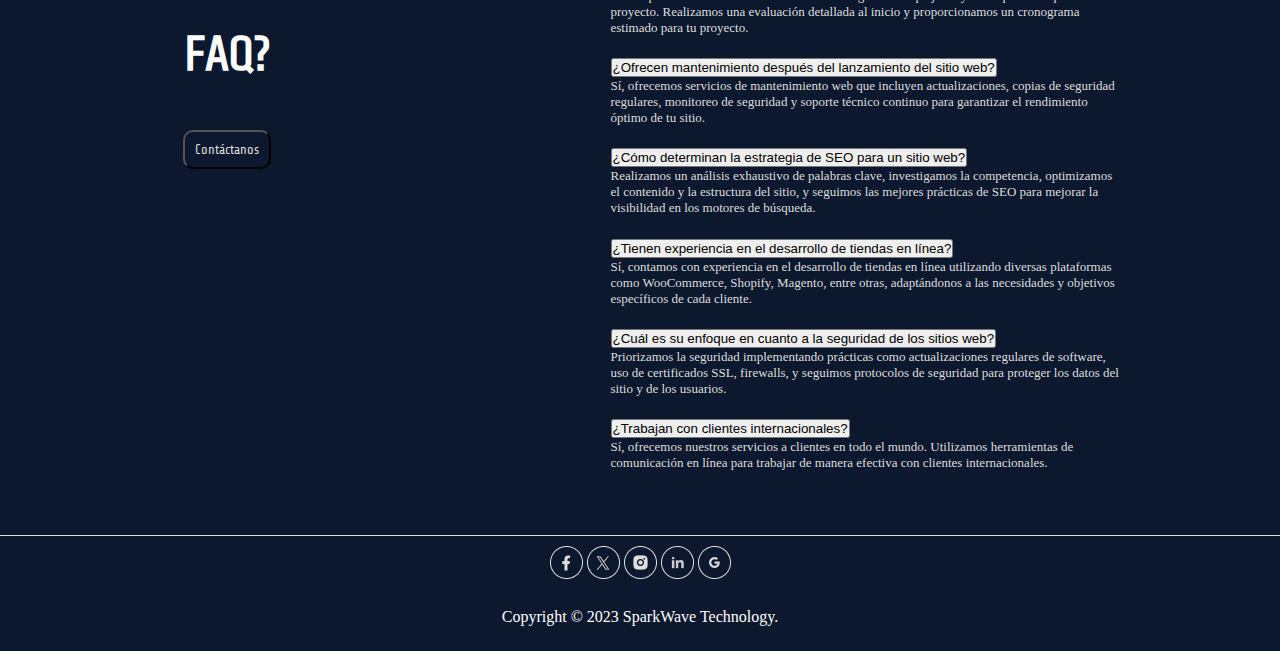
<file: nosotros.html>
<!DOCTYPE html>
<html lang="en">
    <head>
        <meta charset="UTF-8">
        <meta name="viewport" content="width=device-width, initial-scale=1.0">
        <title>SparkWaveTech</title>
        <link rel="icon" href="Images/Capa_2.png">
        <link rel="stylesheet" href="style.css">
        <link rel="stylesheet" href="https://cdn.jsdelivr.net/npm/bootstrap-icons@1.11.2/font/bootstrap-icons.min.css">
        <link href="https://cdn.jsdelivr.net/npm/bootstrap@5.3.2/dist/css/bootstrap.min.css" rel="stylesheet" integrity="sha384-T3c6CoIi6uLrA9TneNEoa7RxnatzjcDSCmG1MXxSR1GAsXEV/Dwwykc2MPK8M2HN" crossorigin="anonymous">
    </head>
<body class="Nosotros">
    <header>
        <nav class="nav">
            <div class="logo"><a href="index.html"><img src="./Images/logoSWT.png" alt="logo de la empresa simulando una S"></a></div>
            <button class="open_menu" id="open"><i class="bi bi-menu-button-wide"></i></button>
            <div class="menu" id="menu">
                <button class="close_menu" id="close"><i class="bi bi-x-square"></i></button>
                <ul class="nav_list">
                    <li><a href="./index.html">Inicio</a></li>
                    <li><a href="./nosotros.html">Nosotros</a></li>
                    <li><a href="./services.html">Servicios</a></li>
                    <li><a href="./blog.html">Blog</a></li>
                    <li><a class="contact" href="./contact.html">Contacta</a></li>
                </ul> 
            </div>
        </nav>
    </header> 
    <section class="team">
        <div class="descriptionTeam">
            <div class="textTeam">
            <p>Spark Web Tech es una consultoría tecnológica compuesta por un equipo de cinco desarrolladoras web apasionadas por ayudar a pequeños comercios a dar el salto hacia la era digital. Nos especializamos en proporcionar soluciones web innovadoras y asequibles, diseñadas para impulsar la presencia en línea y la eficiencia operativa de pequeños negocios.</p>
            </div>
        </div>
        <div class="images_team">
            <img class="img_group" src="./Images/FOTO EQUIPO IZ.-modified.png" alt="grupo de mujeres trabajando">
            <div class="image_right">
                <div class="rectangles">
                    <img class="triangleBlue" src="./Images/RECTÁNGULO AZ, ARR..png" alt="rectángulo azul">
                    <img src="./Images/RECTÁNGULO AM. ARR..png" alt="rectángulo amarillo">
                </div>
                <img class="img_group" src="./Images/FOTO EQUIPO DE.-modified.png" alt="grupo de mujeres trabajando">
            </div>
        </div>
    </section>
    <section class="Our_team">
        <div class="team_person">
            <div class="text_rectangle">
                <h4>Nuestro Equipo</h4>
                <img src="./Images/RECTÁNGULO AZ. MED..png" alt="rectangulo azul">
                <img src="./Images/RECTÁNGULO AM. MED..png" alt="rectandulgo amarillo">
                <img src="./Images/RECTÁNGULO GRIS MED..png" alt="rectangulo gris">   
            </div>
        </div>
        <div class="team_person">
            <img src="./Images/foto noheli-modified.png" alt="imagen persona del equipo">
            <div class="coder">
                <h5>Nhoeli Salazar</h5>
                <h6>Desarrolladora Senior</h6>
                <p>Desarrollo web completo con experiencia en HTML, CSS, 
                JavaScript y frameworks modernos.Coordinación de proyectos 
                y gestión de equipos.Especializada en la creación de interfaces 
                de usuario atractivas y funcionales.</p>
            </div>
        </div>
        <div class="team_person">
            <img src="./Images/Bea foto-modified.png" alt="imagen persona del equipo">
            <div class="coder">
                <h5>Beatriz Mercado</h5>
                <h6>Experta en comercio electrónico y diseño UX</h6>
                <p>Desarrollo de tiendas en línea con enfoque en usabilidad 
                y experiencia de usuario.Integración de pasarelas de pago 
                seguras y optimización de procesos de compra.Diseño UX/UI 
                para mejorar la interacción del usuario con plataformas digitales.</p>
            </div>
        </div>
        <div class="team_person">
            <img src="./Images/Foto Leite-modified.png" alt="imagen persona del equipo">
            <div class="coder">
                <h5>Leite</h5>
                <h6>Ingeniera de soporte y mantenimiento</h6>
                <p>Soporte técnico continuo para garantizar el rendimiento óptimo 
                de sitios web y tiendas en línea.Implementación de actualizaciones 
                regulares y medidas de seguridad.Resolución eficiente de problemas
                 y atención al cliente.</p>
            </div>
        </div>
        <div class="team_person">
            <img src="./Images/fátima foto-modified.png" alt="imagen persona del equipo">
            <div class="coder">
                <h5>Fátima Capilla</h5>
                <h6>Especialista en Contenido y Redes  Sociales</h6>
                <p>Técnicas:Creación y gestión de contenido relevante y atractivo 
                para sitios web y redes sociales.Desarrollo de estrategias de 
                contenido localmente adaptadas.Conocimientos en SEO para aumentar 
                la visibilidad en línea.</p>
            </div>
        </div>
        <div class="team_person">
            <img src="./Images/Andrea foto-modified.png" alt="imagen persona del equipo">
            <div class="coder">
                <h5>Andrea Villegas</h5>
                <h6>Consultora estratégica digital</h6>
                <p>Asesoramiento estratégico para la presencia en línea de pequeños 
                comercios.Desarrollo de estrategias digitales adaptadas a objetivos 
                específicos y presupuestos.Conocimiento profundo de herramientas de
                 marketing digital y análisis de datos.</p>
            </div>
        </div>
    </section>
    <div class="scrol"></div>
    <section class="final">
        <div class="container_final">
            <div class="FAQ">
              <h3>FAQ?</h3>
              <button class="boton_questions"><a href="contact.html">Contáctanos</a></button>
            </div>
        </div>
            <div class="accordion-accordion-flush" id="accordionFlushExample">
                <div class="accordion-item">
                  <h2 class="accordion-header">
                    <button class="accordion-button collapsed" type="button" data-bs-toggle="collapse" data-bs-target="#flush-collapseOne" aria-expanded="false" aria-controls="flush-collapseOne">
                      ¿Qué servicios ofrecen?
                    </button>
                  </h2>
                  <div id="flush-collapseOne" class="accordion-collapse collapse" data-bs-parent="#accordionFlushExample">
                    <div class="accordion-body">Ofrecemos una amplia gama de servicios de consultoría web que incluyen diseño y desarrollo de sitios web, optimización de SEO, estrategias de marketing digital, análisis de datos, consultoría en comercio electrónico y mucho más.</div>
                  </div>
                </div>
                <div class="accordion-item">
                  <h2 class="accordion-header">
                    <button class="accordion-button collapsed" type="button" data-bs-toggle="collapse" data-bs-target="#flush-collapseTwo" aria-expanded="false" aria-controls="flush-collapseTwo">
                        ¿Cómo puedo empezar a trabajar con ustedes?
                    </button>
                  </h2>
                  <div id="flush-collapseTwo" class="accordion-collapse collapse" data-bs-parent="#accordionFlushExample">
                    <div class="accordion-body">Puedes ponerte en contacto con nosotros a través de nuestro formulario en línea o por correo electrónico. Nos pondremos en contacto contigo para programar una consulta inicial y discutir tus necesidades específicas.</div>
                  </div>
                </div>
                <div class="accordion-item">
                  <h2 class="accordion-header">
                    <button class="accordion-button collapsed" type="button" data-bs-toggle="collapse" data-bs-target="#flush-collapseThree" aria-expanded="false" aria-controls="flush-collapseThree">
                        ¿Cuánto tiempo lleva desarrollar un sitio web?
                    </button>
                  </h2>
                  <div id="flush-collapseThree" class="accordion-collapse collapse" data-bs-parent="#accordionFlushExample">
                    <div class="accordion-body">El tiempo de desarrollo de un sitio web varía según la complejidad y los requisitos específicos del proyecto. Realizamos una evaluación detallada al inicio y proporcionamos un cronograma estimado para tu proyecto.</div>
                  </div>
                </div>
                <div class="accordion-item">
                    <h2 class="accordion-header">
                      <button class="accordion-button collapsed" type="button" data-bs-toggle="collapse" data-bs-target="#flush-collapseFour" aria-expanded="false" aria-controls="flush-collapseFour">
                        ¿Ofrecen mantenimiento después del lanzamiento del sitio web?
                      </button>
                    </h2>
                    <div id="flush-collapseFour" class="accordion-collapse collapse" data-bs-parent="#accordionFlushExample">
                      <div class="accordion-body">Sí, ofrecemos servicios de mantenimiento web que incluyen actualizaciones, copias de seguridad regulares, monitoreo de seguridad y soporte técnico continuo para garantizar el rendimiento óptimo de tu sitio.</div>
                    </div>
                  </div>
                  <div class="accordion-item">
                    <h2 class="accordion-header">
                      <button class="accordion-button collapsed" type="button" data-bs-toggle="collapse" data-bs-target="#flush-collapseFive" aria-expanded="false" aria-controls="flush-collapseFive">
                        ¿Cómo determinan la estrategia de SEO para un sitio web?
                      </button>
                    </h2>
                    <div id="flush-collapseFive" class="accordion-collapse collapse" data-bs-parent="#accordionFlushExample">
                      <div class="accordion-body">Realizamos un análisis exhaustivo de palabras clave, investigamos la competencia, optimizamos el contenido y la estructura del sitio, y seguimos las mejores prácticas de SEO para mejorar la visibilidad en los motores de búsqueda.</div>
                    </div>
                  </div>
                  <div class="accordion-item">
                    <h2 class="accordion-header">
                      <button class="accordion-button collapsed" type="button" data-bs-toggle="collapse" data-bs-target="#flush-collapseSix" aria-expanded="false" aria-controls="flush-collapseSix">
                        ¿Tienen experiencia en el desarrollo de tiendas en línea?
                      </button>
                    </h2>
                    <div id="flush-collapseSix" class="accordion-collapse collapse" data-bs-parent="#accordionFlushExample">
                      <div class="accordion-body">Sí, contamos con experiencia en el desarrollo de tiendas en línea utilizando diversas plataformas como WooCommerce, Shopify, Magento, entre otras, adaptándonos a las necesidades y objetivos específicos de cada cliente.</div>
                    </div>
                  </div>
                  <div class="accordion-item">
                    <h2 class="accordion-header">
                      <button class="accordion-button collapsed" type="button" data-bs-toggle="collapse" data-bs-target="#flush-collapseSeven" aria-expanded="false" aria-controls="flush-collapseSeven">
                        ¿Cuál es su enfoque en cuanto a la seguridad de los sitios web?
                      </button>
                    </h2>
                    <div id="flush-collapseSeven" class="accordion-collapse collapse" data-bs-parent="#accordionFlushExample">
                      <div class="accordion-body">Priorizamos la seguridad implementando prácticas como actualizaciones regulares de software, uso de certificados SSL, firewalls, y seguimos protocolos de seguridad para proteger los datos del sitio y de los usuarios.</div>
                    </div>
                  </div>
                  <div class="accordion-item">
                    <h2 class="accordion-header">
                      <button class="accordion-button collapsed" type="button" data-bs-toggle="collapse" data-bs-target="#flush-collapseEight" aria-expanded="false" aria-controls="flush-collapseEight">
                        ¿Trabajan con clientes internacionales?
                      </button>
                    </h2>
                    <div id="flush-collapseEight" class="accordion-collapse collapse" data-bs-parent="#accordionFlushExample">
                      <div class="accordion-body"> Sí, ofrecemos nuestros servicios a clientes en todo el mundo. Utilizamos herramientas de comunicación en línea para trabajar de manera efectiva con clientes internacionales.</div>
                    </div>
                  </div>
              </div>
        </div>
    </section>
    <footer>
        <div class="social">
            <a href="https://www.facebook.com/?locale=es_ES"><img src="./Images/Facebook.png" alt="logo de la red social Facebook"></a>
            <a href="https://twitter.com/?lang=es"><img src="./Images/Twitter.png" alt="logo de la red social twitter"></a>
            <a href="https://www.instagram.com/"><img src="./Images/Instagram.png" alt="logo de la red social instagram"></a>
            <a href="https://es.linkedin.com/"><img src="./Images/In.png" alt="logo de la red social linkedin"></a>
            <a href="https://github.com/"><img src="./Images/G.png" alt="logo de la red social Github"></a>
        </div>
        <p>Copyright © 2023 SparkWave Technology. </p>
    </footer> 
    <script src="script.js"></script>
    <script src="https://cdn.jsdelivr.net/npm/bootstrap@5.3.2/dist/js/bootstrap.bundle.min.js" integrity="sha384-C6RzsynM9kWDrMNeT87bh95OGNyZPhcTNXj1NW7RuBCsyN/o0jlpcV8Qyq46cDfL" crossorigin="anonymous"></script>
</body>
</html>
</file>
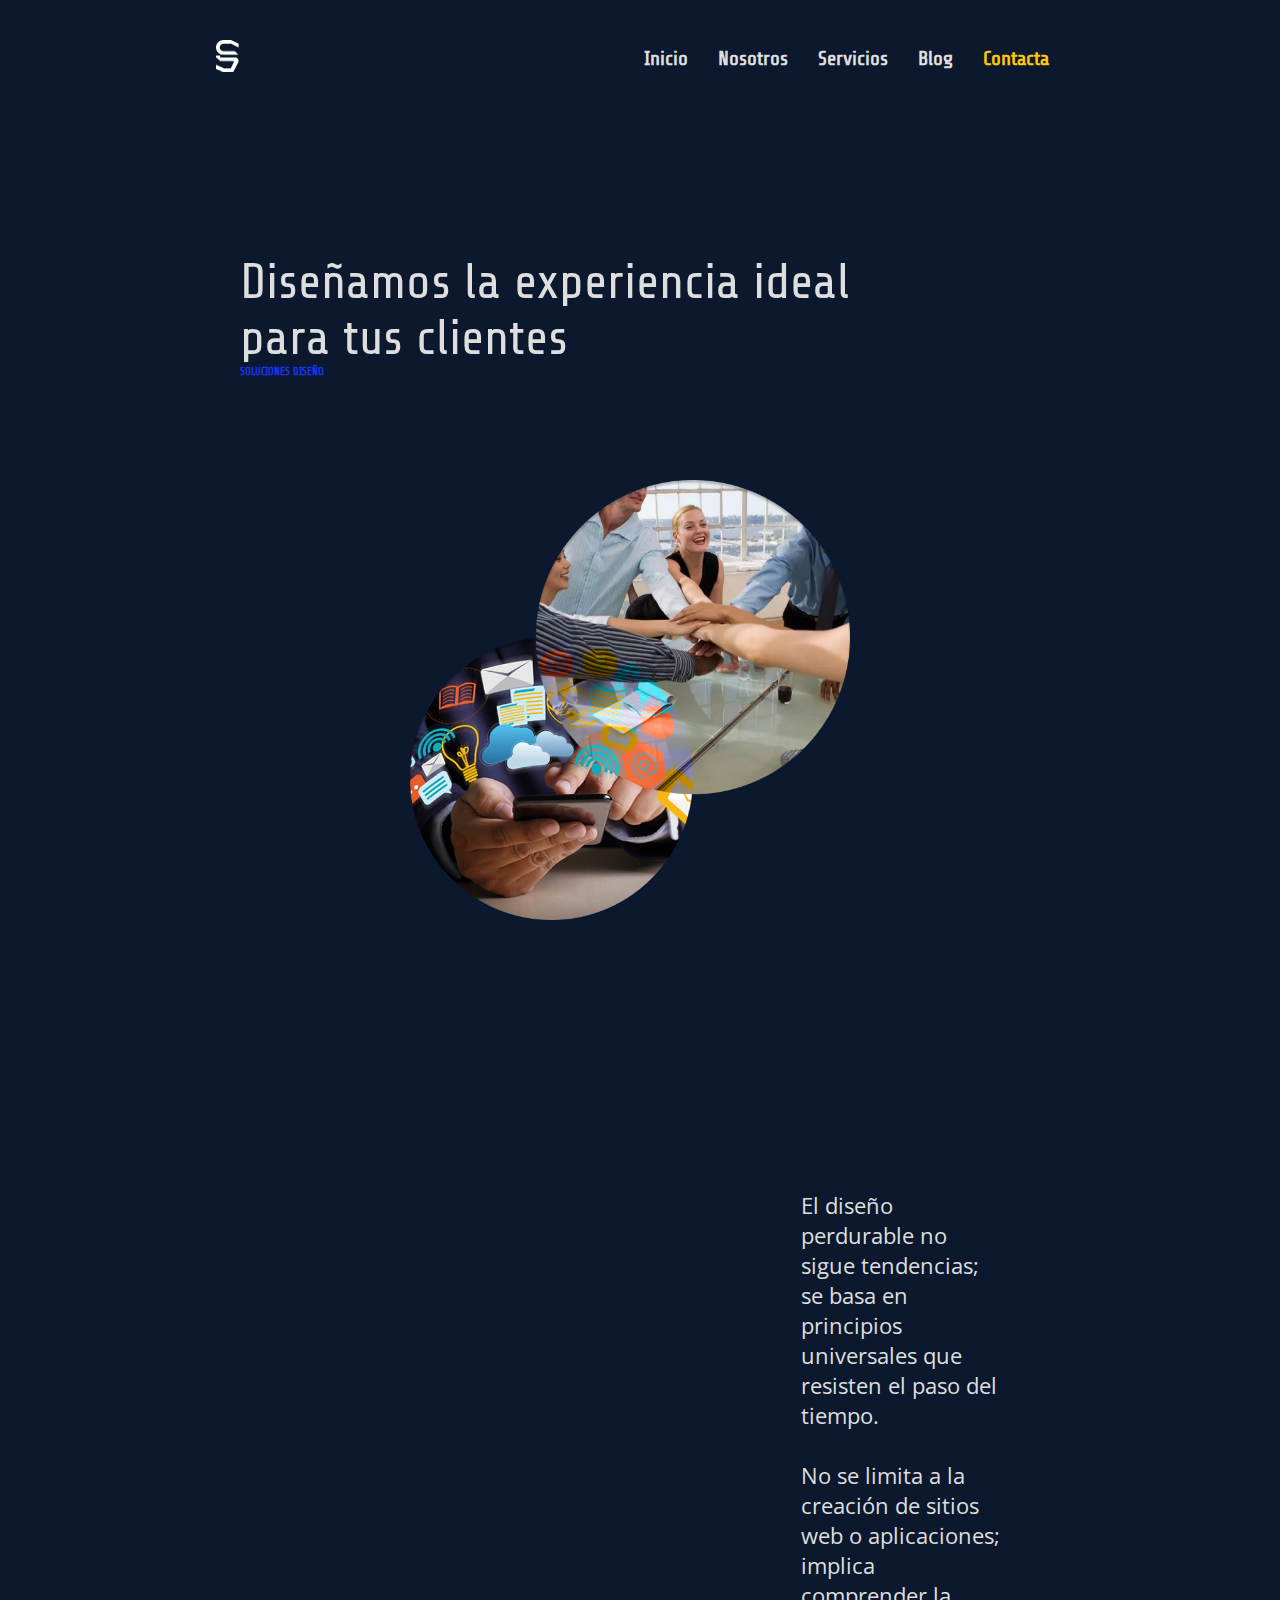
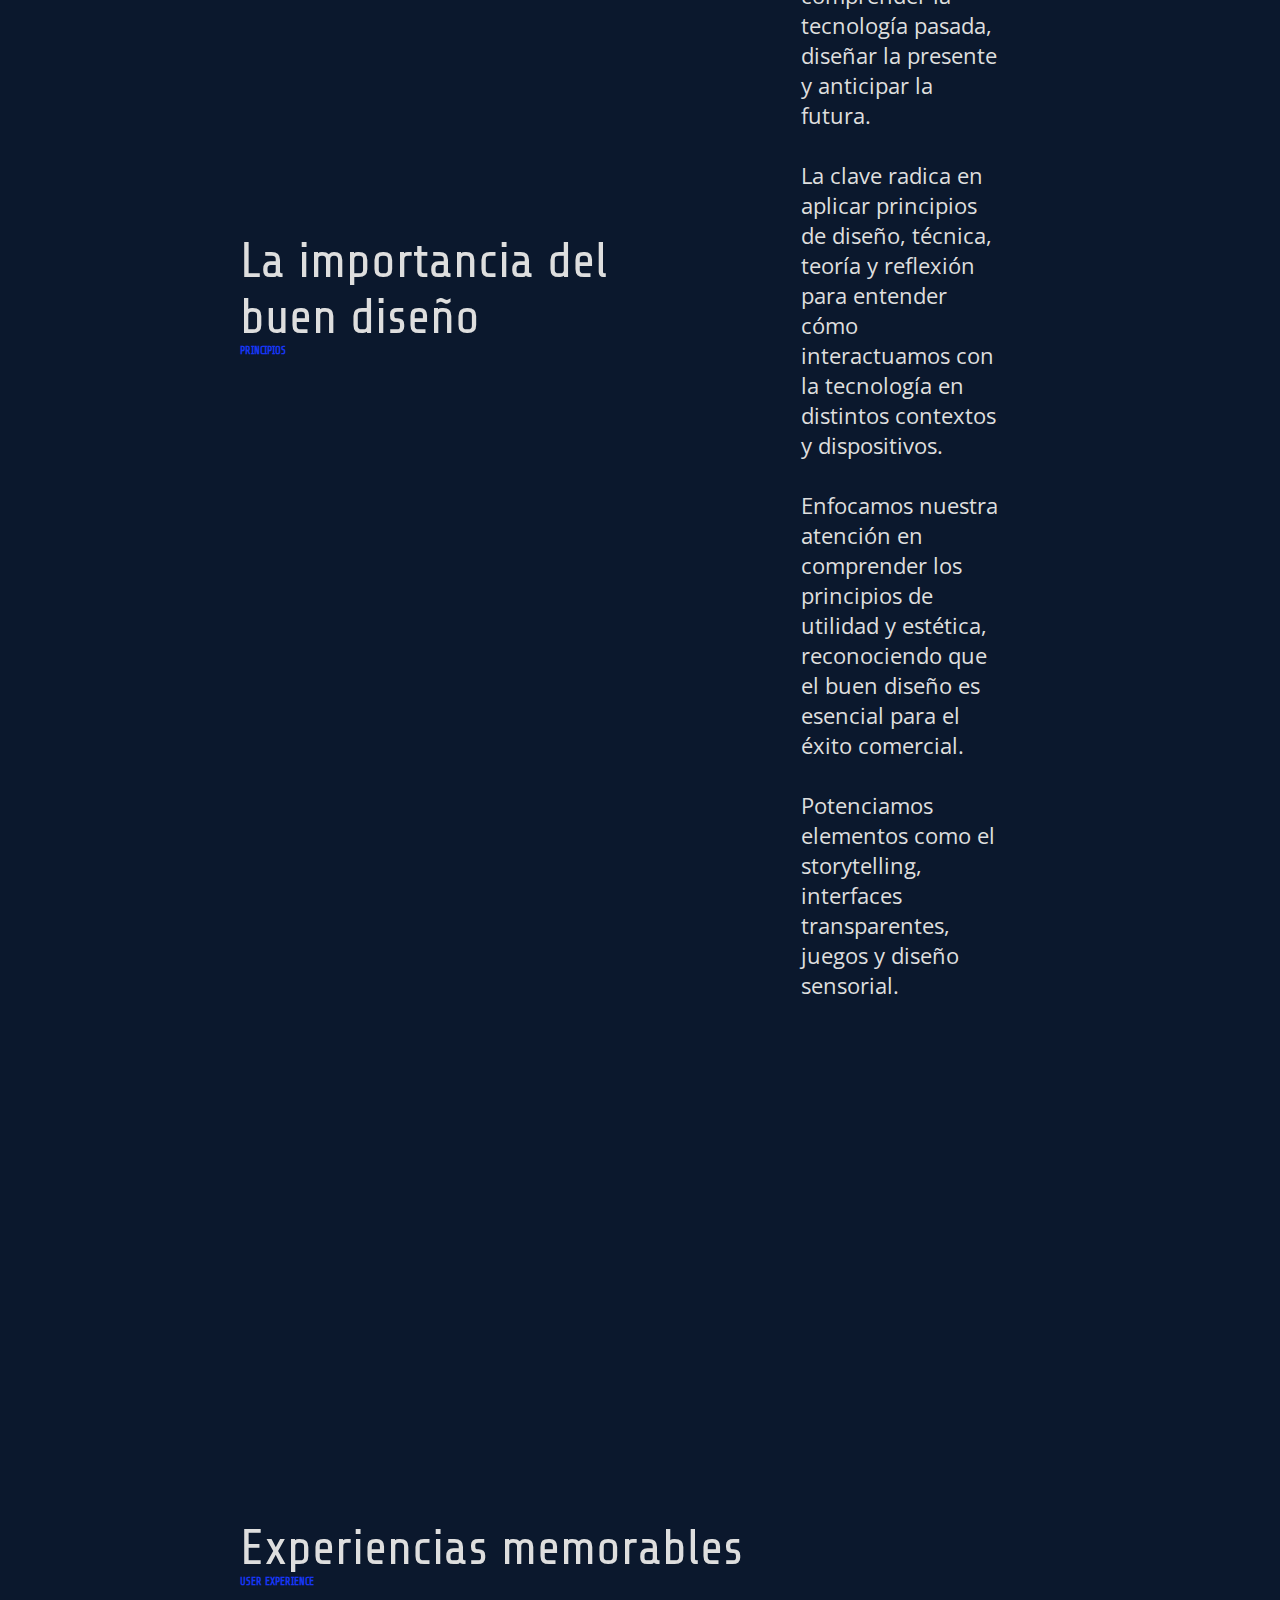
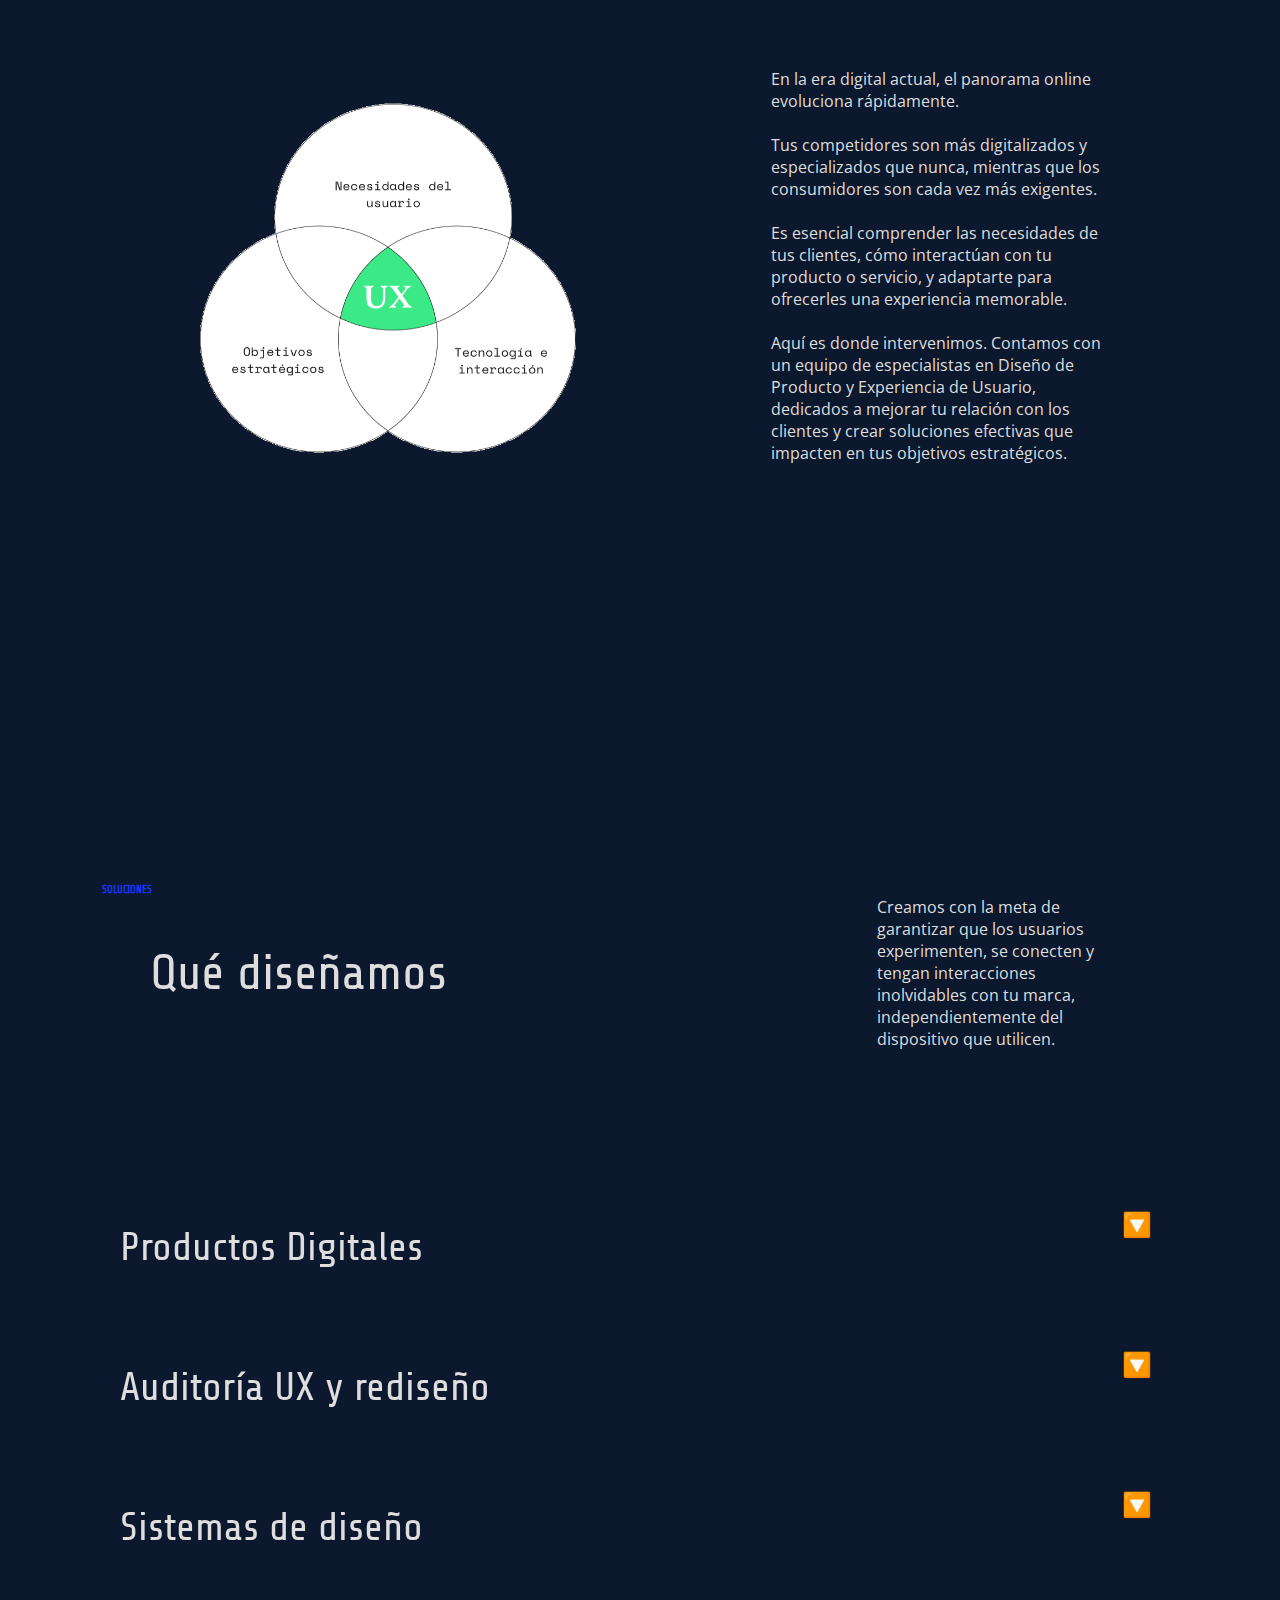
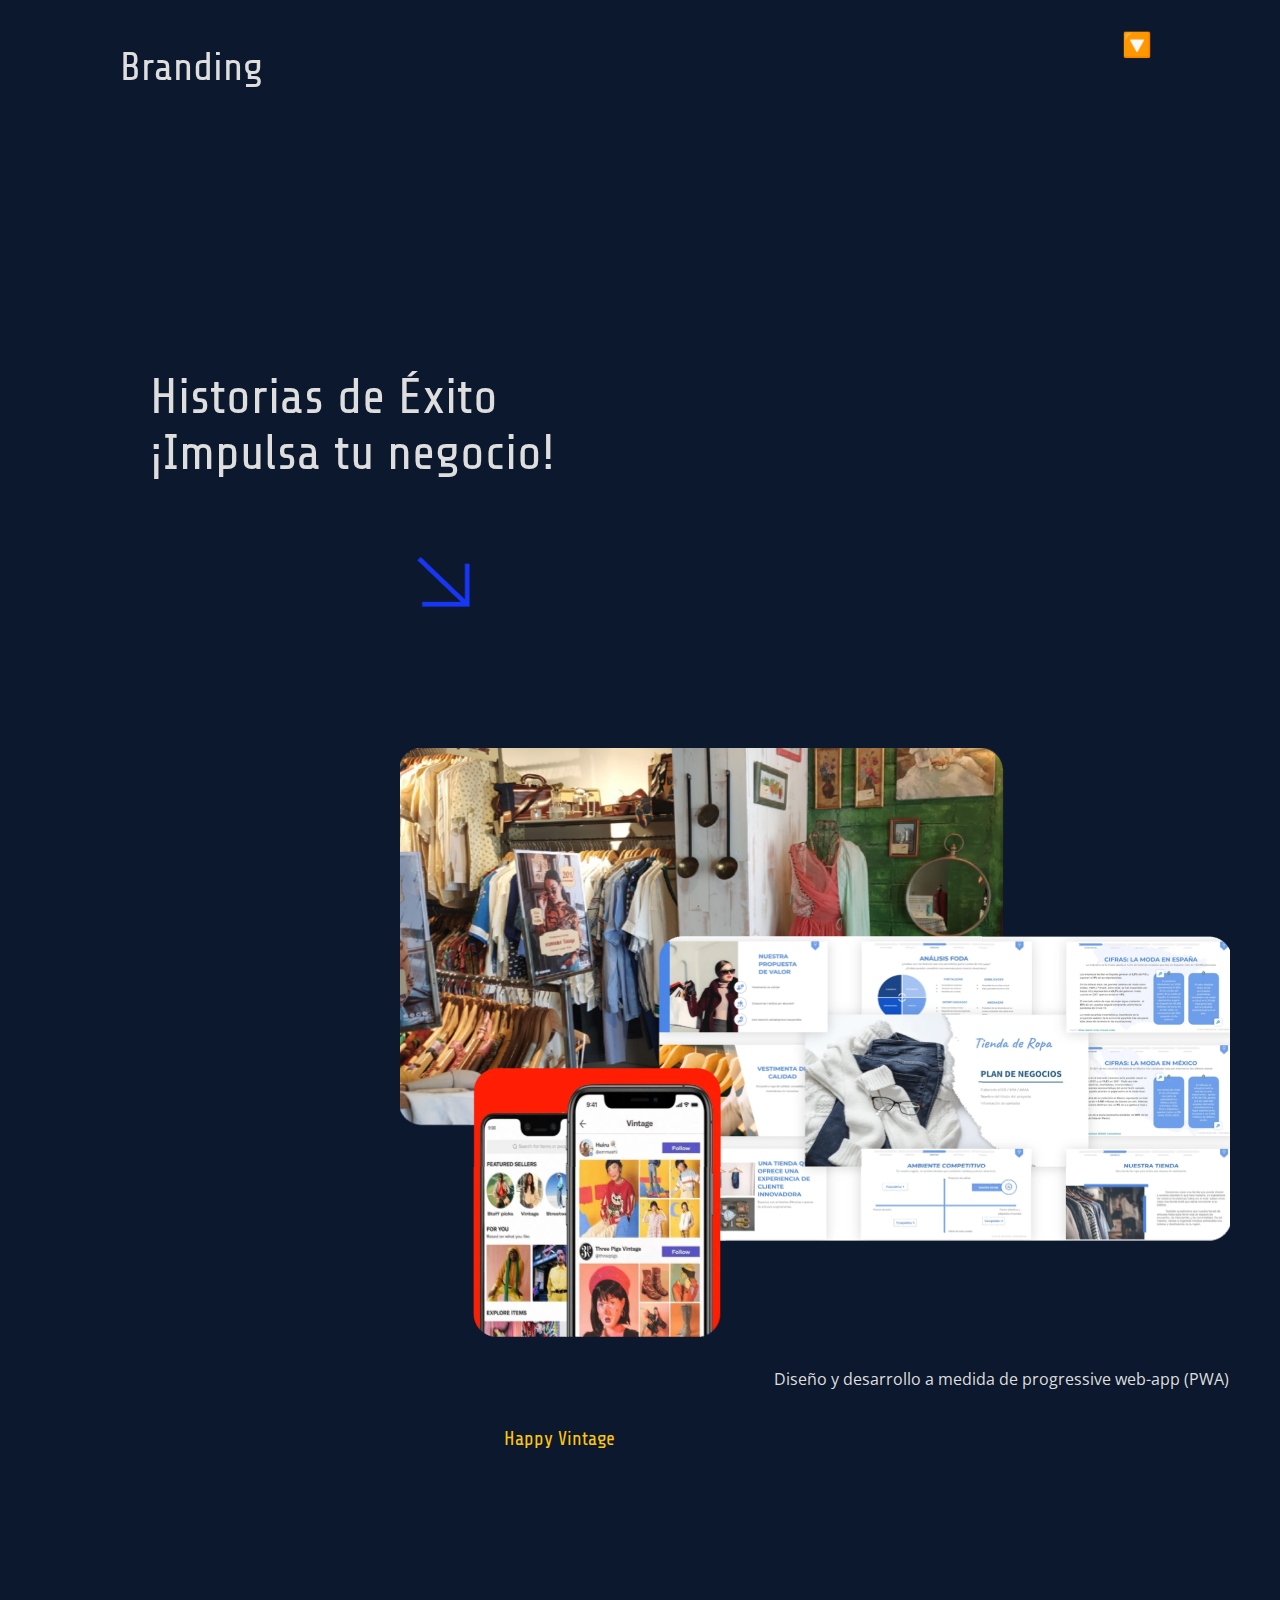
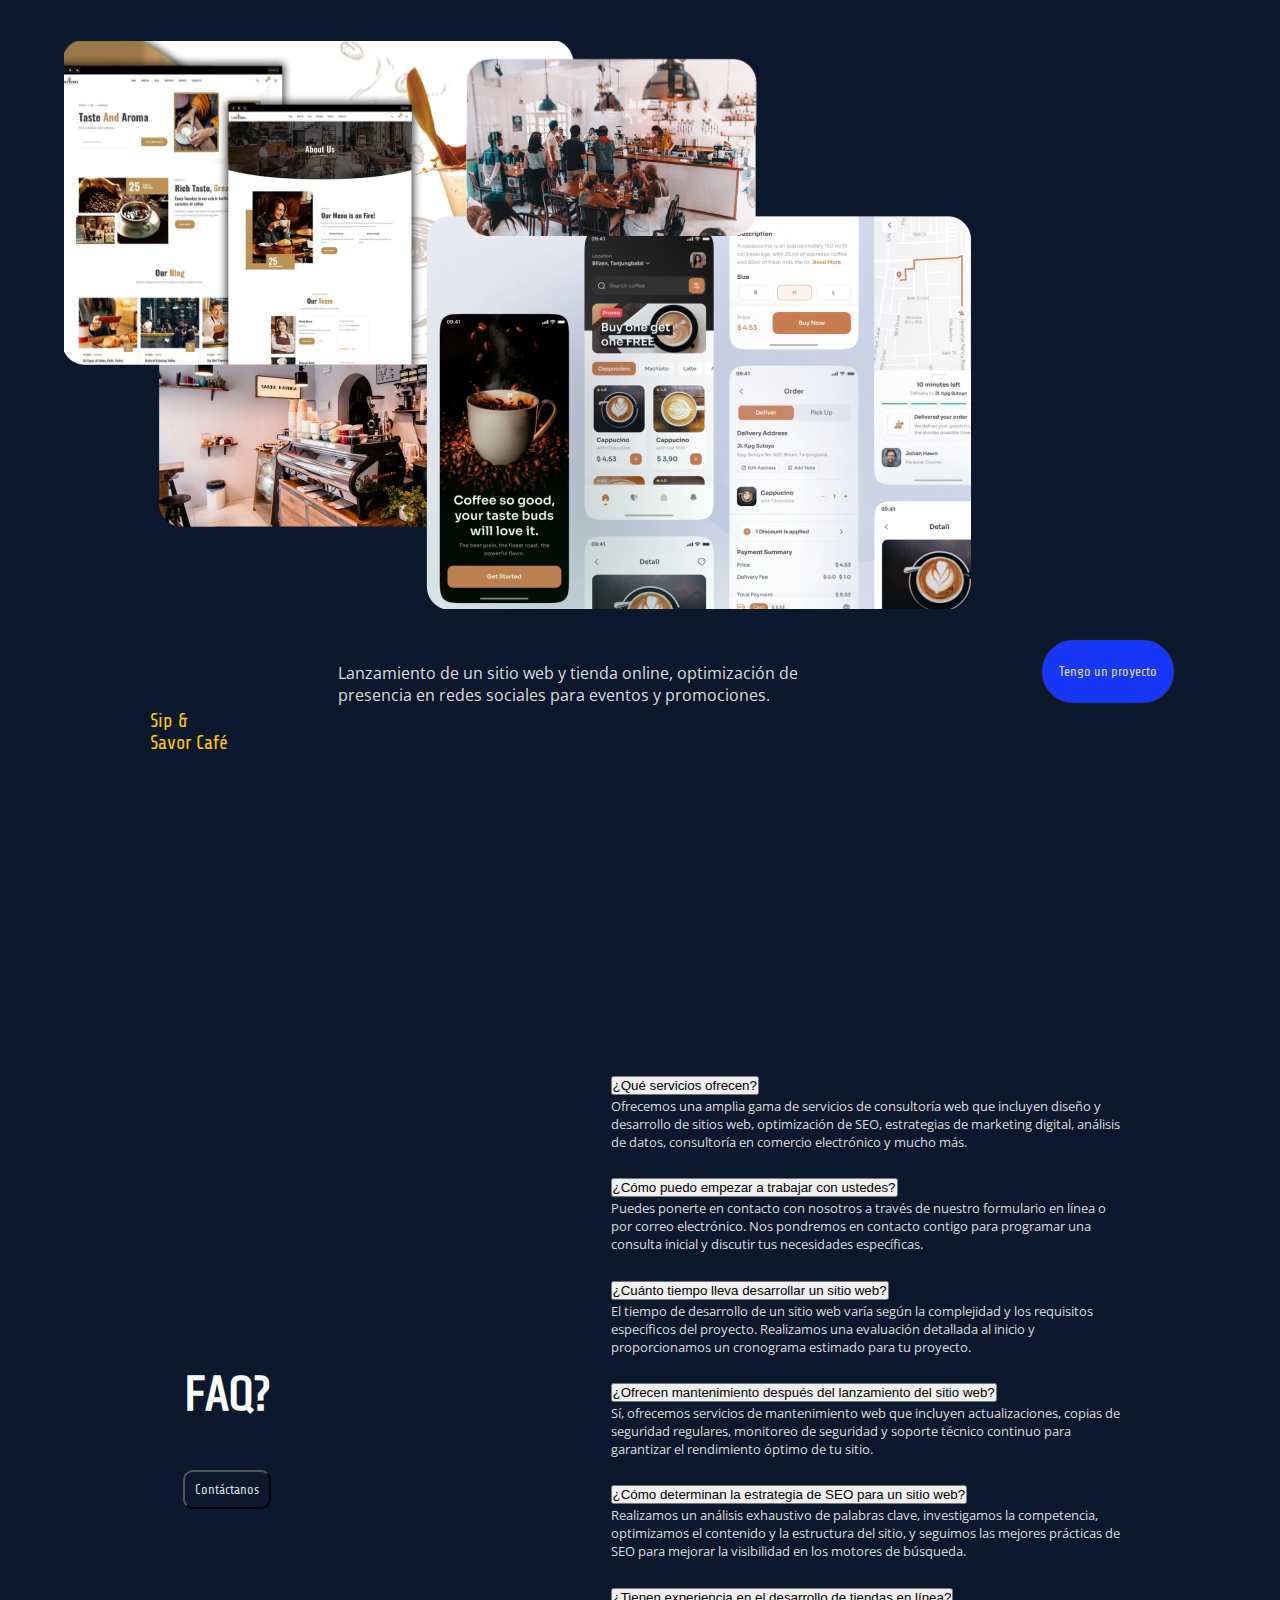
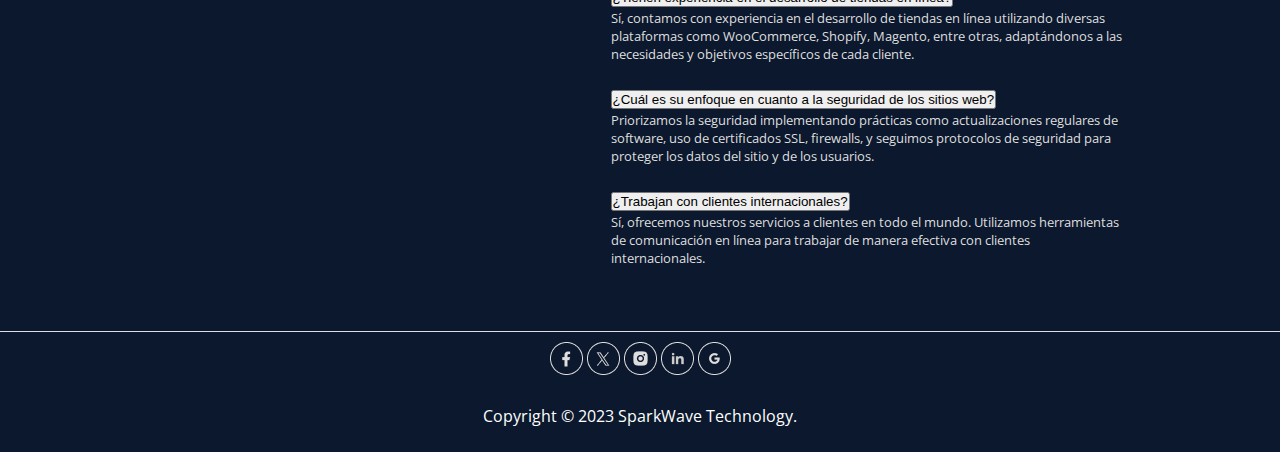
<file: services.html>
<!DOCTYPE html>
    <html lang="en">
    <head>
        <meta charset="UTF-8">
        <meta name="viewport" content="width=device-width, initial-scale=1.0">
        <title>Servicios</title>
        <link rel="icon" href="Images/Capa_2.png">
        <link rel="stylesheet" href="style.css">
        <link rel="stylesheet" href="https://cdn.jsdelivr.net/npm/bootstrap-icons@1.11.2/font/bootstrap-icons.min.css">
        <link rel="stylesheet" href="https://cdn.jsdelivr.net/npm/bootstrap-icons@1.11.2/font/bootstrap-icons.min.css">
        <link rel="stylesheet" href="https://cdn.jsdelivr.net/npm/bootstrap-icons@1.11.2/font/bootstrap-icons.min.css">
        <link href="https://cdn.jsdelivr.net/npm/bootstrap@5.3.2/dist/css/bootstrap.min.css" rel="stylesheet" integrity="sha384-T3c6CoIi6uLrA9TneNEoa7RxnatzjcDSCmG1MXxSR1GAsXEV/Dwwykc2MPK8M2HN" crossorigin="anonymous">
    </head>
<body class="services__home">
    <!--BARRA MENU-->
    <header>
      <nav class="nav">
          <div class="logo"><a href="index.html"><img src="./Images/logoSWT.png" alt="logo de la empresa simulando una S"></a></div>
          <button class="open_menu" id="open"><i class="bi bi-menu-button-wide"></i></button>
          <div class="menu" id="menu">
              <button class="close_menu" id="close"><i class="bi bi-x-square"></i></button>
              <ul class="nav_list">
                  <li><a href="./index.html">Inicio</a></li>
                  <li><a href="./nosotros.html">Nosotros</a></li>
                  <li><a href="./services.html">Servicios</a></li>
                  <li><a href="./blog.html">Blog</a></li>
                  <li><a class="contact" href="./contact.html">Contacta</a></li>
              </ul> 
          </div>
      </nav>
  </header> 

    <!--SOLUCIONES DISEÑO-->
    <section class="design-solutions">
            <h1 class="services-h1">Diseñamos la experiencia ideal
            <br>para tus clientes</h1>
            <h6 class="services-h6">SOLUCIONES DISEÑO</h6>

            <img class="img-central" src="/Images/assets-leite/box-images-marketing.png" alt="people working and a girl smiling / a hand with a phone and icons of networking">
            <img class="icon-scroll-services" src="/Images/assets-leite/emoji-scroll.png" alt="a mouse indicating to scroll">
    </section>

    <!--PRINCIPIOS-->
    
    <article>
    <section class="principios">
        <div class="left-principios">
            <h1 class="services-h1">La importancia del
            <br>buen diseño</h1>
            <h6 class="services-h6">PRINCIPIOS</h6>
        </div>
        
        <section class="principios-list">  <!--TEXT DESCRIPTION OF PRINCIPIOS--> 
            <p>El diseño perdurable no sigue tendencias; se basa en principios universales que resisten el paso del tiempo.
            <br><br>No se limita a la creación de sitios web o aplicaciones; implica comprender la tecnología pasada, diseñar la presente y anticipar la futura.
            <br><br>La clave radica en aplicar principios de diseño, técnica, teoría y reflexión para entender cómo interactuamos con la tecnología en distintos contextos y dispositivos.
            <br><br>Enfocamos nuestra atención en comprender los principios de utilidad y estética, reconociendo que el buen diseño es esencial para el éxito comercial.
            <br><br>Potenciamos elementos como el storytelling, interfaces transparentes, juegos y diseño sensorial.</p>
        </section>
    </article>
    </section>

    <!--USER EXPERIENCE-->
    <section class="ux-experience">

        <div class="left-ux">
            <h1 class="services-h1">Experiencias memorables</h1>
            <h6 class="services-h6">USER EXPERIENCE</h6>
        </div>

      <div class="container-ux-img-list">  
        <img class="ux-experience-img" src="/Images/assets-leite/ux-explanation22.png" alt="paso a paso UX Experience">

        <ul class="ux-list"> <!--TEXT DESCRIPTION OF UX EXPERIENCE-->
            <li>En la era digital actual, el panorama online evoluciona rápidamente.</li><br>
            <li>Tus competidores son más digitalizados y especializados que nunca, mientras que los consumidores son cada vez más exigentes.</li><br>
            <li>Es esencial comprender las necesidades de tus clientes, cómo interactúan con tu producto o servicio, y adaptarte para ofrecerles una experiencia memorable.</li><br>
            <li>Aquí es donde intervenimos. Contamos con un equipo de especialistas en Diseño de Producto y Experiencia de Usuario, dedicados a mejorar tu relación con los clientes y crear soluciones efectivas que impacten en tus objetivos estratégicos.</li>
        </ul>
      </div>  

    </section>

    <!--SOLUTIONS-->
    <section class="solutions">

            <h6 class="services-solutions-h6">SOLUCIONES</h6>

            <div class="solutions-title">
            <h1 class="services-h1">Qué diseñamos</h1>
            
            <aside class="solutions">
            <p class="solutions-description">Creamos con la meta de garantizar que los usuarios experimenten, se conecten y tengan interacciones inolvidables con tu marca, independientemente del dispositivo que utilicen.</p></aside>
        </div>

    
        <section class="solutions-list">
            
            <details>
            <summary class="item-title">Productos Digitales
            </summary>
            <p class="item-detail">Entendemos tus necesidades y objetivos para crear productos digitales personalizados que impulsen tu empresa, desde la concepción hasta la materialización, mediante iteraciones y experimentación constante.</p>
            </details>
            
            <details>
            <summary class="item-title">Auditoría UX y rediseño</summary>
            <p class="item-detail">Analizamos tus productos digitales para mejorar la experiencia del usuario mediante investigación y pruebas, proponiendo soluciones efectivas de rediseño.</p>
            </details>
            
            <details>
            <summary class="item-title">Sistemas de diseño</summary>
            <p class="item-detail">Creamos sistemas de diseño escalables para garantizar la coherencia en tus productos digitales en todos los canales y dispositivos, desde la definición de componentes hasta la documentación y guías de estilo.</p>
            </details>
           
            <details>
            <summary class="item-title">Branding</summary>
            <p class="item-detail">Creamos marcas memorables que conectan emocionalmente con tu audiencia, ya sea diseñándolas desde cero o adaptándolas a las últimas tendencias y necesidades en medios y formatos.</p>
            </details> <!--LIST OF OUR SERVICES DETAILS-->

    </section>

    
    <!--SUCCESS STORIES-->
    <figure class="story-example">

        <section class="container-story">
            <h1 class="services-h1">Historias de Éxito
                <br>¡Impulsa tu negocio!</h1>
                <img class="icon-arrow" src="/Images/assets-leite/arrow-icon.png" alt="an arrow pointing to the right">

            <div class="happyvintage-img">
                <img src="/Images/assets-leite/happyvintage-box-img.png" alt="images of an app and website example and pictures of a clothing shop">
            </div>

            <div class="container-happyvintage">
                <h3 class="services-h3">Happy Vintage</h3>
                <div class="line-story"></div>

                <aside class="container-happyvintage">
                <p class="story-description">Diseño y desarrollo a medida de progressive web-app (PWA)</p></aside>
            </div>

            <div class="sipsavorcafe-img">
                <img src="/Images/assets-leite/sipsavor-box-img.png" alt="images of an app and website example and pictures of a coffee shop">
            </div>

            <div class="container-sipsavorcafe">
                <h3 class="services-h3">Sip & Savor Café</h3>

                <aside class="container-sipsavorcafe">
                <p class="cafe-story-description">Lanzamiento de un sitio web y tienda online, optimización de presencia en redes sociales para eventos y promociones.</p></aside>
                
                <button class="services-project-button">Tengo un proyecto</button>
            </div>
        </section>

    </figure>


    <section class="final">
      <div class="container_final">
          <div class="FAQ">
            <h3>FAQ?</h3>
            <button class="boton_questions"><a href="contact.html">Contáctanos</a></button>
          </div>
        </div>
         <!-- DESPLIEGUE FAQ -->
  <div class="accordion-accordion-flush" id="accordionFlushExample">
    <div class="accordion-item">
      <h2 class="accordion-header">
        <button class="accordion-button collapsed" type="button" data-bs-toggle="collapse" data-bs-target="#flush-collapseOne" aria-expanded="false" aria-controls="flush-collapseOne">
          ¿Qué servicios ofrecen?
        </button>
      </h2>
      <div id="flush-collapseOne" class="accordion-collapse collapse" data-bs-parent="#accordionFlushExample">
        <div class="accordion-body">Ofrecemos una amplia gama de servicios de consultoría web que incluyen diseño y desarrollo de sitios web, optimización de SEO, estrategias de marketing digital, análisis de datos, consultoría en comercio electrónico y mucho más.</div>
      </div>
    </div>
    <div class="accordion-item">
      <h2 class="accordion-header">
        <button class="accordion-button collapsed" type="button" data-bs-toggle="collapse" data-bs-target="#flush-collapseTwo" aria-expanded="false" aria-controls="flush-collapseTwo">
            ¿Cómo puedo empezar a trabajar con ustedes?
        </button>
      </h2>
      <div id="flush-collapseTwo" class="accordion-collapse collapse" data-bs-parent="#accordionFlushExample">
        <div class="accordion-body">Puedes ponerte en contacto con nosotros a través de nuestro formulario en línea o por correo electrónico. Nos pondremos en contacto contigo para programar una consulta inicial y discutir tus necesidades específicas.</div>
      </div>
    </div>
    <div class="accordion-item">
      <h2 class="accordion-header">
        <button class="accordion-button collapsed" type="button" data-bs-toggle="collapse" data-bs-target="#flush-collapseThree" aria-expanded="false" aria-controls="flush-collapseThree">
            ¿Cuánto tiempo lleva desarrollar un sitio web?
        </button>
      </h2>
      <div id="flush-collapseThree" class="accordion-collapse collapse" data-bs-parent="#accordionFlushExample">
        <div class="accordion-body">El tiempo de desarrollo de un sitio web varía según la complejidad y los requisitos específicos del proyecto. Realizamos una evaluación detallada al inicio y proporcionamos un cronograma estimado para tu proyecto.</div>
      </div>
    </div>
    <div class="accordion-item">
        <h2 class="accordion-header">
          <button class="accordion-button collapsed" type="button" data-bs-toggle="collapse" data-bs-target="#flush-collapseFour" aria-expanded="false" aria-controls="flush-collapseFour">
            ¿Ofrecen mantenimiento después del lanzamiento del sitio web?
          </button>
        </h2>
        <div id="flush-collapseFour" class="accordion-collapse collapse" data-bs-parent="#accordionFlushExample">
          <div class="accordion-body">Sí, ofrecemos servicios de mantenimiento web que incluyen actualizaciones, copias de seguridad regulares, monitoreo de seguridad y soporte técnico continuo para garantizar el rendimiento óptimo de tu sitio.</div>
        </div>
      </div>
      <div class="accordion-item">
        <h2 class="accordion-header">
          <button class="accordion-button collapsed" type="button" data-bs-toggle="collapse" data-bs-target="#flush-collapseFive" aria-expanded="false" aria-controls="flush-collapseFive">
            ¿Cómo determinan la estrategia de SEO para un sitio web?
          </button>
        </h2>
        <div id="flush-collapseFive" class="accordion-collapse collapse" data-bs-parent="#accordionFlushExample">
          <div class="accordion-body">Realizamos un análisis exhaustivo de palabras clave, investigamos la competencia, optimizamos el contenido y la estructura del sitio, y seguimos las mejores prácticas de SEO para mejorar la visibilidad en los motores de búsqueda.</div>
        </div>
      </div>
      <div class="accordion-item">
        <h2 class="accordion-header">
          <button class="accordion-button collapsed" type="button" data-bs-toggle="collapse" data-bs-target="#flush-collapseSix" aria-expanded="false" aria-controls="flush-collapseSix">
            ¿Tienen experiencia en el desarrollo de tiendas en línea?
          </button>
        </h2>
        <div id="flush-collapseSix" class="accordion-collapse collapse" data-bs-parent="#accordionFlushExample">
          <div class="accordion-body">Sí, contamos con experiencia en el desarrollo de tiendas en línea utilizando diversas plataformas como WooCommerce, Shopify, Magento, entre otras, adaptándonos a las necesidades y objetivos específicos de cada cliente.</div>
        </div>
      </div>
      <div class="accordion-item">
        <h2 class="accordion-header">
          <button class="accordion-button collapsed" type="button" data-bs-toggle="collapse" data-bs-target="#flush-collapseSeven" aria-expanded="false" aria-controls="flush-collapseSeven">
            ¿Cuál es su enfoque en cuanto a la seguridad de los sitios web?
          </button>
        </h2>
        <div id="flush-collapseSeven" class="accordion-collapse collapse" data-bs-parent="#accordionFlushExample">
          <div class="accordion-body">Priorizamos la seguridad implementando prácticas como actualizaciones regulares de software, uso de certificados SSL, firewalls, y seguimos protocolos de seguridad para proteger los datos del sitio y de los usuarios.</div>
        </div>
      </div>
      <div class="accordion-item">
        <h2 class="accordion-header">
          <button class="accordion-button collapsed" type="button" data-bs-toggle="collapse" data-bs-target="#flush-collapseEight" aria-expanded="false" aria-controls="flush-collapseEight">
            ¿Trabajan con clientes internacionales?
          </button>
        </h2>
        <div id="flush-collapseEight" class="accordion-collapse collapse" data-bs-parent="#accordionFlushExample">
          <div class="accordion-body"> Sí, ofrecemos nuestros servicios a clientes en todo el mundo. Utilizamos herramientas de comunicación en línea para trabajar de manera efectiva con clientes internacionales.</div>
        </div>
      </div>
  </div>
    </div>
</section>
    <footer>
      <div class="social">
          <a href="https://www.facebook.com/?locale=es_ES"><img src="./Images/Facebook.png" alt="logo de la red social Facebook"></a>
          <a href="https://twitter.com/?lang=es"><img src="./Images/Twitter.png" alt="logo de la red social twitter"></a>
          <a href="https://www.instagram.com/"><img src="./Images/Instagram.png" alt="logo de la red social instagram"></a>
          <a href="https://es.linkedin.com/"><img src="./Images/In.png" alt="logo de la red social linkedin"></a>
          <a href="https://github.com/"><img src="./Images/G.png" alt="logo de la red social Github"></a>
      </div>
      <p>Copyright © 2023 SparkWave Technology. </p>
  </footer> 
  <script src="/script.js"></script>
  <script src="https://cdn.jsdelivr.net/npm/bootstrap@5.3.2/dist/js/bootstrap.bundle.min.js" integrity="sha384-C6RzsynM9kWDrMNeT87bh95OGNyZPhcTNXj1NW7RuBCsyN/o0jlpcV8Qyq46cDfL" crossorigin="anonymous"></script> 
  
</body>
</html>
</file>
<file: style.css>
@import url('https://fonts.googleapis.com/css2?family=Open+Sans&display=swap');
@import url('https://fonts.googleapis.com/css2?family=Open+Sans&family=Share+Tech&display=swap');
*{
    margin: 0;
    padding: 0;
    box-sizing: border-box;
}
.services__home {
    font-family: 'Open Sans', sans-serif;
    height: 200vh;
    background-color: #0B182D;
    width: 100%;
}
.index__home{
    background-color: #0B182D;
    width: 100%;
}
header{
    width: 100%;
    height: 16vh; 
    background-size: cover;
    background-position: center;
}
.nav{
    width: 100%;
    background-color: #0B182D;
    display: flex;
    justify-content: space-around;
    align-items: center;
    padding: 2rem;
    transition: all 0.5s ease;
    position: fixed;
}
.nav_list{
    display: flex;
}

.menu{
    display: flex;
}
.menu li{
    list-style: none;
    margin: 15px;
    font-family: 'Share Tech', sans-serif;
}
.menu li a{
    text-decoration: none;
    font-size: 20px;
    color: #DEDEDE;
    font-weight: bold;
    transition: all 0.5s ease;
    font-family: 'Share Tech', sans-serif;
}
.menu .contact{
    color: #FFC709;
}
.menu li a:hover{
    padding: 2rem;
    background: #0B182D;
    color: #FFC709;
    border-radius: 15px;
}
.open_menu, .close_menu{
    display: none;
}
.scrol {
    height: 100%;
}
.title{
    color: white;
}
.open_menu{
    background-color: #0B182D;
}
.close_menu{
    background-color: #0B182D;
}
/*---------------------Aquí empieza la home--------------------------------------------------------- */

.home{
    display: flex;
    flex-direction: row;
    justify-content: center;
    align-items: center;
    gap: 15%;
    background-color: #0B182D;
    padding: 5%;
    width: 100%;
}
.index_main{
    width: 100%;
}
.descriptionweb h1{
    font-size: 3em;
    color: #DEDEDE;
    font-size: 4vw;
    font-family: Open Sans;
    font-weight: 600; 
    text-align: center;
}
.descriptionweb p{
    color: #FFC709;
    font-size: 2vw;
    font-family: 'Share Tech', sans-serif;
    font-weight: 400;
    text-align: center;
}
.descriptionweb{
    background-image: url(/Images/fondo\ home.png);
    text-align: center;
    width: 100%;
    align-items: center;
}
.home_function{
    position: absolute;
    top: 70%;
    left: 10%;
}
.home_stadistic{
    position: absolute;
    top: 85%;
    right: 11%;
}
.porcentage{
    color: #FFC709;
    display: flex;
    align-items: center;
    justify-content: center;
}
.index_porcentage{
    background-image: url(/Images/fondo\ home.png);
    display: flex;
    justify-content: center;
    align-items: center;
    gap: 20%;
    margin-bottom: 50px;
}
.index_porcentage h4{
    font-size: 4em;
}
.index_porcentage p{
    font-size: 0.9em;
}
.index_services{
    display: flex;
    flex-direction: column;
    width: 100%;
}
.index_services article{
    width: 100%;
}
.logo img{
    width: 50%;
    height: 50%;
}
.exito_history{
    color: #DEDEDE;
    margin-top: 10%;
    padding: 40px;
}
.image_arrow{
   text-align: center; 
}
.diseño_exito{
    text-align: right;
    padding: 40px;
}
.image_exito{
    padding: 40px;
    margin-top: 5%;
}
.sipSavor h3{
    color: #FFC709;
}
.sipSavor{
    padding: 10%;
    font-size: 1em;
    font-family: 'Share Tech', sans-serif;
}
.exito_vintage h3{
    font-size: 3em;
}
/*------------------------------------------------------------------------------------------------------------------------------------------------*/
/*Aquí empieza el FAQ*/
.final .container_final{
    display: flex;
    align-items: center;
    justify-content: space-around;
}
.final{
    color: white;
    background-color: #0B182D;
    width: 100%;
    display: flex;
    justify-content: space-around;
    margin-bottom: 5%;
}
.container_final .questions{
    list-style: none;
    text-align: right;
}
.container_final .questions a{
    text-decoration: none;
    color: white;
}
.container_final .questions a:hover{
    color: #FFC709;
}
.FAQ{
    display: flex;
    flex-direction: column;
    justify-content: space-between;
    align-items: center;
    gap: 3em;
}
.FAQ h3{
    font-size: 3em;
    font-family: 'Share Tech', sans-serif;
}
.container_final{
    margin: 0;
    padding: 25px;
}
.boton_questions{
    font-family: 'Share Tech', sans-serif;
    background-color: #0B182D;
    border-radius: 10px;
    padding: 10px;
}
.boton_questions a{
    text-decoration: none;
    color: #DEDEDE;
}
/**---------------------------------------------------------------*/
/*footer*/
footer{
    color: white;
    background-color: #0B182D;
    display: flex;
    flex-direction: column;
    justify-content: center;
    align-items: center;
    padding: 25px;
    margin: 0;
    gap: 25px;
    border-top: 1px solid #DEDEDE;
    padding-top: 10px;
}


/*------------------------------------EMPIEZA PÁGINA DE CONTACTO---------------------------------------------------*/


.contact-body-background {
    background-color: #0B182D; /*color del fondo de la página de contactos*/
}

.contact-us{
    display: flex;
    font-family: 'Share Tech';
    color: #DEDEDE;
    font-size: 2.25em;
    font-weight: 100;
    line-height: 6.25rem;
    padding-left: 10%;
}

.contact-text {
    font-family: 'Share Tech';
    font-size: 1em;
    font-size: 0.93em;
    color: #DEDEDE;
    font-weight: 100;
    text-align: left;
    padding-left: 10%;
    margin-top: 0.3rem;
}

.contact-form {
    color: #DEDEDE;
    margin-top: 3.12rem;
    font-size: 0.87em;
    text-align: center;
}

.name-form {
    font-family: 'Open Sans';
    width: 80%;
    padding: 10px 0;
    background: none;
    border: none;
    border-bottom: 2px solid #DEDEDE;
    color: #DEDEDE;
    font-size: 0.93em;
    outline: none;
    transition: border-color .2s;
    margin-bottom: 0.3rem;
}

.surname-form {
    width: 80%;
    padding: 10px 0;
    background: none;
    border: none;
    border-bottom: 2px solid #DEDEDE;
    color: #DEDEDE;
    font-size: 0.93em;
    outline: none;
    transition: border-color .2s;
    margin-bottom: 0.62rem;
    margin-left: 0.3rem;
}

.email-form {
    width: 80%;
    padding: 10px 0;
    background: none;
    border: none;
    border-bottom: 2px solid #DEDEDE;
    color: #DEDEDE;
    font-size: 0.93em;
    outline: none;
    transition: border-color .2s;
    margin-bottom: 0.3rem;
}

.phone-form { 
    width: 80%;
    padding: 10px 0;
    background: none;
    border: none;
    border-bottom: 2px solid #DEDEDE;
    color: #DEDEDE;
    font-size: 0.93em;
    outline: none;
    transition: border-color .2s;
    margin-bottom: 0.3rem;
}

.message-form{
    width: 80%;
    padding: 10px 0;
    background: none;
    border: none;
    border-bottom: 2px solid #DEDEDE;
    color: #DEDEDE;
    font-family: 'Open Sans';
    font-size: 0.93em;
    outline: none;
    transition: border-color .2s;
    margin-bottom: 0.3rem;
}

.enviar { /*botón de enviar formulario */
    background-color: #1736f5;
    font-family: 'Open Sans';
    font-size: 0.93em;
    color: #DEDEDE;
    width: 80%;
    padding-top: 0.3rem;
    padding-bottom: 0.3rem;
    border-radius: 0.56rem;
    margin-top: 1.25rem;
    border-style: none;
}

.contact-title {
    font-family: 'Share Tech';
    font-size: 1.25em;
    color: #808080;
    line-height: normal;
    margin-top: 0/* .5rem */;
    text-align: center;
    align-items: center;
}

.section-contact-form {
    display: flex;
    flex-direction: column;
    justify-content: center;
    margin: 0;
}

.contact-info {
    margin-bottom: 3.12rem; 
    margin-top: 3.12rem; 
    display: flex;
    flex-direction: column;
    justify-content: center;
    align-items: left;
}
.contact-info h1{
    margin-top: 6%;
}

.contact-text-info {
    font-family: 'Share Tech';
    color: #DEDEDE;
    margin-top: 0.3rem;
    margin-bottom: 0;
    font-size: 0.93em;
    text-align: center;
}

/* -------------------------------------RESPONSIVE CONTACTO DESKTOP-----------------------------------*/

@media screen and (min-width: 768px) {

.section-contact-form { 
    display: grid; /*estructura en grid de la sección*/
    grid-template-columns: 1fr 1fr 1fr 1fr;
    gap: 4.37rem;
    margin-left: 9.37rem;
    margin-top: 0;
}

.form { /* estructura formulario de contacto*/
    grid-column-start: 1;
    grid-column-end: 3;
}

.contact-info { /*estructura info contacto*/
    grid-column-start: 3;
    grid-column-end: 3;
    margin-top: 0;
    padding: 0;
}

.contact-us{
    font-family: 'Share Tech';
    color: #DEDEDE;
    font-size: 3em;
    font-weight: 100;
    line-height: 6.25rem;
    padding: 0;
}

.contact-text {
    font-family: 'Share Tech';
    color: #DEDEDE;
    font-size: 1em;
    font-weight: 100;
    padding: 0;
}

.contact-form {
    color: #DEDEDE;
    margin-top: 3.12rem;
    font-size: 0.87em;
    padding: 0;
}

.name-form {
    width: 50%;
}

.surname-form {
    width: 47%;
}

.email-form {
    width: 100%;
}

.phone-form {
    width: 100%;
}

.message-form{
    width: 100%;
}

.enviar { 
    font-size: 1.25em;
    width: 100%;
}

.contact-title {
    font-size: 1.25em;
    color: #808080;
    line-height: normal;
    margin-top: 0.93rem;
    text-align: left;
}

.contact-text-info {
    margin-top: 0.3rem;
    font-size: 1em;
    text-align: left;
}

}

/*--------------------------------------------------------------------------------------------------------------------------------*/
/*A partir de aquí empieza la página de Nosotros */
.Nosotros{
    background-color: #0B182D;
    height: 30vh;
}
.descriptionTeam {
    color: #DEDEDE;
}
.textTeam{
    margin-left: 20%;
    margin-right: 20%;
    display: flex;
    justify-content: center;
    align-items: center;
    text-align: center;
    padding: 5%;
    font-size: 1.5em;
    font-family: 'Open Sans', sans-serif;
    font-family: 'Open Sans', sans-serif;
}
.text_rectangle h4{
    color: #DEDEDE;
    font-size: 4em;
    font-family: 'Share Tech', sans-serif;
    margin: 0;
}
.text_rectangle {
    display: flex;
    flex-wrap: wrap;
    align-items: center;
    justify-content: space-between;
    margin-left: 5%;
}
.text_rectangle img {
    max-width: 100%;
        height: auto;
        margin: 10px;
}
.images_team{
    display: flex;
    flex-direction: row;
    align-items: center;
    justify-content: center;
    gap: 5%;
}
.coder {
    color: #DEDEDE;
    text-align: left;
    display: flex;
    flex-direction: column;
    align-items: left;
    justify-content: center;
}
.coder h6{
    font-family: 'Share Tech', sans-serif;
    max-width: 100%;
    text-align: left;
    margin-bottom: 10px;
    font-size: 1.5em;
}
.coder h5{
    font-size: 2em;
    font-family: 'Open Sans', sans-serif;
    max-width: 100%;
    text-align: left
}
.coder p{
    font-family: 'Open Sans', sans-serif;
    max-width: 100%;
    text-align: left;
    font-size: 1em;
}
.team_person{
    display: flex;
    flex-direction: row;
    justify-content: flex-end;
    padding: 2%;
    gap: 3%;
}
.Our_team{
    display: grid;
    grid-template-columns: repeat(2, 1fr);
    gap: 2em;
    margin-left: 5%;
    margin-right: 5%;
    margin-top: 10%;
}

/*----------------------------------------------------------------------------*/
/* SERVICES WEBSITE */

/* FIRST SECTION DESIGN-SOLUTIONS */

.design-solutions {
    display: flex;
    flex-direction: column;
    margin-top: 20px;
    padding: 10vh;
}

/*MOUSE FOR SCROLL*/
.icon-scroll-services {
    width: 30px;
    height: 73px;
    margin-left: 1500px;
    position: fixed; /*CAMBIAR POSITION DEL ICONO */
}

/*IMG CENTRAL*/
.img-central {
    width: 40%;
    height: 40%;
    margin-left: 25vw;
    margin-top: 8vw;
}

/*ALL H1 AND H6 OF WEBSITE*/
.services-h1 {
    font-family: share tech;
    font-size: 50px;
    font-weight: 500;
    color:#DEDEDE;
    width: 100%; /*ASEGURA LA VISIBILIDAD DE TODO EL TITULO*/
    margin-left: 150px;
}

.services-h6 {
    color: #1736F5;
    font-family: share tech;
    font-weight: 800;
    margin-left: 150px;
}


/* SECOND PART PRINCIPIOS*/

.principios {
    padding: 10vh;
    display: flex;
    justify-content: space-around;
    align-items: center;
    margin-bottom: 250px;
}

/*TITLE*/
.left-principios {
    padding-right: 15vh;
    width: 100%; /*ASEGURA LA VISIBILIDAD DE TODO EL TITULO*/
}

/*LIST OF PRINCIPIOS*/
.principios-list {
    font-size: 22px;
    color: #DEDEDE;
    padding: 10vh;
    margin-left: 100px;
    margin-right: 100px;
}


/* THIRD PART WEBSITE */


/* USER EXPERIENCE */

.left-ux {
    width: 100%; /*ASEGURA LA VISIBILIDAD COMPLETA DEL TITULO*/
}

.ux-experience {
    padding: 10vh;
    display: flex;
    flex-direction: column;
    justify-content: space-evenly;
    align-items: center;
    margin-bottom: 250px;
}

.container-ux-img-list {
    display: flex;
    flex-direction: row;
    padding: 5em;
}

.ux-experience-img {
    width: 48%;
    height: 48%;
}

.ux-list {
    color: #DEDEDE;
    list-style: none;
    margin-left: 150px;
}


/*FOURTH PART OF WEBPAGE*/

/* SOLUTIONS */

.solutions .solutions-title{
    display: flex;
    align-items: center;
    flex-direction: row;
    margin-bottom: 10%;
}

.solutions h6 {
    text-align: left;
    margin-left: 8%;
}

.services-solutions-h6 {
    color: #1736F5;
    font-family: share tech;
}

.solutions-description {
    color: #DEDEDE;
    margin-right: 150px;
    margin-left: 250px;
}

.solutions-list {
    list-style: none;
    color: #DEDEDE;
    display: flex;
    flex-direction: column;
    margin-bottom: 18%;
}

/* RECUADRO DESPLEGABLE CON ETIQUETA DETAILS Y SUMMARY */
details summary {
    list-style: none; /* ocultamos la flecha */
    cursor: pointer; /* cambia el cursor del puntero */
}

details p {
    background-color: #0B182D; /* Nuevo color de fondo (azul más oscuro) */
    color: #d9d9d9; /* Nuevo color de texto */
    box-shadow: 0 10px 20px rgba(0, 0, 0, 0.5); /* Nuevo box shadow con un tono más oscuro y efecto 3D */
    border-radius: 5px; /* Borde de la caja del contenido oculto */
}

details {
    position: relative;
}

.item-title:hover {
    color:#FFC709;
    cursor: pointer;
}

/* Estilo para el emoji en el summary */
details summary::before {
    position: absolute;
    content: "🔽";
    font-size: 1.5rem;
    top: 8px;
    right: 10%;
}

/* Animación de rotación para el emoji cuando el details está abierto */
details[open] summary::before {
    animation: rotate-emoji 0.6s ease-in-out both;
}

/* Keyframes para la animación de rotación */
@keyframes rotate-emoji {
    0% {
        transform: rotate(0);
    }

    100% {
        transform: rotate(180deg);
    }
}

@keyframes rotate-emoji {
    /* 0% {
        transform: rotate(0);
    } */

    100% {
        transform: rotate(180deg);
    }
}


.item-title {
    font-family: share tech;
    font-size: 40px;
    padding: 30px;
    margin-left: 10vh;
    line-height: 80px;
}

.item-detail {
    padding: 1rem;
    margin-left: 12vw;
    margin-right: 42vw;
    margin-bottom: 60px;
}


/* FIFTH PART SUCCESS STORIES */

/*PICTURE OF CLOTHING SHOP */

.icon-arrow {
    margin-left: 30vw;
    margin-top: 4vw;
}

.happyvintage-img {
    text-align: end;
    margin-right: 50px;
    margin-top: 100px;   
}

.container-happyvintage {
    display: flex;
    flex-direction: row;
    justify-content: end;
    margin-right: 2vw;
    margin-top: 0.82em;
}

.services-h3 {
    font-family: share tech;
    color: #FFC709;
    padding: 5%;
    font-weight: 350;
    font-size: 1.5vw;
    margin-left: 5vw;
    margin-top: 0.55em;
}

.story-description {
    color: #DEDEDE;
    margin-left: 6em;
}
.container_story{
     width: 100%;
     margin-right: 0;
     margin-left: 0;
}
.services-project-button {
    color: #0B182D;
    background-color: #FFC709;
    border-radius: 20px;
    padding: 0.5%;
}
/*------------------------------------------------------------------------------*/
/*Inicio página blog*/
.blog_home {
    background-color: #0B182D;
}
.blog{
    color: #DEDEDE;
    background-color: #0B182D;
    font-family: 'Open Sans', sans-serif;
    overflow-x: hidden;
}
.inicio-blog{
    margin-left: 2%;
    margin-right: 2%;
    margin-bottom: 5%;
    text-align: center;
    margin-top: 5%;
}
.blog h1 {
    margin-left: 5%;
    font-family: 'Share Tech', sans-serif;
}
.blog img{
    border-radius: 200px 0px 200px 200px;
    width: 239px;
    height: 218px;
    flex-shrink: 0;
}
.bloque-noticias {
    display: flex;
    width: 100%; /* Ancho deseado para el contenedor */
    margin: 5%;
    align-items: flex-start; /* Alinea los elementos al principio verticalmente */
}
.noticia {
    flex: 1; /* Opción para dividir el espacio igualmente entre los bloques */
    /* Otros estilos para los bloques */
    vertical-align: top; /* Alinea la imagen al inicio verticalmente */
}
.noticia h3 {
 font-family: 'Share Tech', sans-serif;
}

.imagennoticia {
    display: flex;
    vertical-align: top;
}
.textonoticia{
    width: 50%;
  display: inline-block;
  vertical-align: top;
  margin-left: 2%;
}
.textonoticia h3:hover {
    color: #FFC709;
}
.imgagennoticia a{
    text-decoration: none;
    color: inherit; /* Hereda el color del texto circundante */
}
/*preguntas footer*/
.accordion-accordion-flush{
    color: #DEDEDE; 
    margin-top: 3%;
}
.accordion-header:active {
    color: #FFC709;
}
.accordion-collapse {
    font-size: small;
}
.accordion-accordion-flush {
  width: 40%; /* Ancho de 300 píxeles */
  height: 30%; /* Alto de 200 píxeles */
  display: block;
}
.accordion-item {
    margin-top: 3%;
}
  

/*fin preguntas footer*/
/*mediaqueries blog*/
@media screen and (max-width: 768px) {
    .bloque-noticias {
        flex-direction: column; /* Cambia la dirección de los elementos a columna */
    }
    .noticia {
        margin-top: 10%;
        font-size: small;
}
.blog img{
    border-radius: 200px 0px 200px 200px;
    width: 139px;
    height: 118px;
    flex-shrink: 0;
}
.inicio-blog {
    font-size: small;
}
.final .container_final {
    display: block; /* Cambia a bloque para mostrar elementos uno debajo del otro */
  }
  .accordion-accordion-flush {
    /* Propiedades del borde */
  width: 100%; /* Ancho de 300 píxeles */
  display: block;
}
.accordion-item {
    margin-top: 5%;
}
}
/*FIN PÁGINA DE BLOG*/
/*------------------------------------------------------------------------------*/
/**----------Responsivo---------*/
 @media (max-width: 768px) {
    .Our_team {
      display: flex;
      flex-wrap: wrap;
      flex-direction: column;
      justify-content: center;
    }
    .team_person{
        display: flex;
        flex-direction: column;
        justify-content: center;
    }
    .team_person .coder{
        text-align: center;
    }
    .text_rectangle img{
        max-width: 50%;
        max-height: 50%;
    }
    .text_rectangle h4{
        text-align: center;
    }
}

/*--------VERSION MÓVIL-----------*/
@media only screen and (max-width: 708px){

    .home{
        display: flex;
        flex-direction: column-reverse;
    }
    .menu{
        display: flex;
        flex-direction: row;
        flex-wrap: wrap;
    }
    .image_home{
        width: 100%;
    }
    .descriptionweb h1{
        font-size: 2em;
    }
    .descriptionweb p{
        font-size: 1em;
    }
    .boton_contact{
        top: 80%;
        left: 70%;
        transform: translate(-50%, -50%);
    }
    .container_final{
        display: flex;
        flex-direction: column;
    }
    .questions{
        margin-top: 10%;
    }
    .textTeam{
        font-size: 1em;
        text-align: center;
        margin-right: 5%;
        margin-left: 5%;
    }
    .img_group{
        width: 90%;
        height: auto;
    }
    .images_team{
        display: flex;
        flex-direction: column;
        justify-content: center;
        align-items: center;
        margin-right:10%;
        margin-left: 10%;
    }
    .triangleBlue{
        width: 10%;
        height: 10%;
    }
    .FAQ{
        margin-bottom: 10%;
    }
    .FAQ h3{
        font-size: 1.1em;
    }
    .open_menu, .close_menu{
        display: block;
        border: 0;
        font-size: 1.2rem;
        color: #DEDEDE;
    }
    .open_menu{
        margin-left: 30%;
    }
    .menu{
        opacity: 0;
        visibility: hidden;
    
        display: flex;
        flex-direction: column;
        align-items: end;
        gap: 1rem;
        position: absolute;
        top: 0;
        right: 0;
        background-color: #0B182D;
        padding: 2rem;
        box-shadow: 0 0 0 100vmax rgba(0, 0, 0, .5);
    }
    .menu.visible{
        opacity: 1;
        visibility: visible;
    }
    .nav_list{
        flex-direction: column;
        align-items: end; 
    }
    .team{
        margin-top: 10%;
    }
    .final{
        display: flex;
        flex-direction: column;
    }
    .accordion-accordion-flush{
        padding: 8%;
        text-align: justify;
    }
    /*---------------------index------------*/
    .home_macbook{
        width: 60%;
    }
    .home_function, .home_stadistic{
        width: 34%;
        position: absolute;
        top: 40%;
    }
    .home{
        width: 100%;
        margin: 0;
    }
    .index_porcentage{
        padding: 2%;
        font-size: 0.5em;
        margin-bottom: 0;
    }
    .image_arrow{
        height: 50px;
        margin-bottom: 5%;
    }
    .diseño_exito img{
        width: 70%;
        height: 70%;
    }
    .exito_vintage img{
        width: 70%;
        height: 70%;
    }
    .exito_vintage h3{
        font-size: 1.5em;
    }
}

/* SIP SAVOR CAFE */

.sipsavorcafe-img {
    margin-top: 10vw;
    margin-left: 5vw;
}

.container-sipsavorcafe {
    display: flex;
   flex-direction: row;
   justify-content: space-around;
   padding: 1.5em;
    margin-bottom: 10vw;
}

.cafe-story-description {
    color: #DEDEDE;
    padding-right: 10em;
    margin-left: 1.5em}

/* BUTTON DESIGN */

.services-project-button {
    margin-right: 6em;
    font-family: share tech;

}


.services-project-button {
    display: inline-block;
    width: 15em;
    height: 5em;
    border-radius: 50px;
    text-decoration: none;
    color: #DEDEDE;
    background-color: #1736F5; /* Azul oscuro */
    border: 0.2em solid #1a1a1a; /* Borde inicial */
    position: relative;
    overflow: hidden;
    transition: background-color 0.3s, border-color 0.3s;
  }

  /* Estilo al pasar el cursor sobre el botón */
  .services-project-button:hover {
    background-color: #0077cc; /* Azul más llamativo */
    border-color: #0077cc; /* Borde al pasar el cursor */
    color: #FFC709;
  }

  .services-project-button::before {
    background: linear-gradient(45deg, #0077cc, #1a1a1a, #0077cc);
    opacity: 0;
    transition: opacity 0.3s;
  }

  .services-project-button:hover::before {
    opacity: 1;
  }

  /* MEDIA QUERIES */
  @media screen and (max-width: 768px) {

    /*FIRST PART */

    .design-solutions {
        flex-direction: column;
    }

    .design-solutions h1 {
        font-size: 1.3em;
        margin: 0;
        justify-content: center;
    }

    .design-solutions h6 {
        font-size: 0.6em;
        margin: 0;
        justify-content: center;
    }

    .img-central {
        width: 15em;
        height: 15em;
        margin: 0;
        margin: 2em;
        justify-content: center;
    }

    .icon-scroll-services {
        margin-left: 22em;
        width: 1em;
        height: 2em;
    }


    /* SECOND PART */

    .principios {
        flex-direction: column;
    }

    .principios h1 {
        font-size: 1.3em;
        margin: 0;
        justify-content: center;
    }

    .principios h6 {
        font-size: 0.6em;
        margin: 0;
        justify-content: center;
    }

    .principios-list {
        font-size: 0.6em;
        margin: 0;
        margin-top: 2em;
        padding-bottom: 0;
        justify-content: center;
        padding: 0;
    }

    /* THIRD PART */

    .left-ux h1 {
        font-size: 1.3em;
        margin: 0;
        justify-content: center;
    }

    .left-ux h6 {
        font-size: 0.6em;
        margin: 0;
        justify-content: center;
    }

    .container-ux-img-list {
        flex-direction: column;
        margin: 0;
        padding: 0;
    }

    .container-ux-img-list img {
        width: 20em;
        height: 18em;
        padding: 1em;
    }

    .container-ux-img-list ul {
        font-size: 0.6em;
        margin-left: 0.2em;
        margin-right: 10em;
        padding: 0;
        justify-content: center;
    }

    /* FOURHT PART */

    .solutions {
        flex-direction: column;
    }

    .solutions p {
        font-size: 0.52em;
        margin: 0;
        margin-right: 6.2em;
    }

    .solutions h1 {
        font-size: 1.3em;
        margin-left: 1.4em;
        padding: 0;
        justify-content: center;
    }

    .services-solutions-h6 {
        font-size: 0.6em;
        padding: 0;
        margin: 0;
    }

    /* LISTA DESPLEGABLE */

    .solutions-list summary {
        font-size: 1em;
        margin: 0;
        justify-content: center;
    }

    .solutions-list p {
        font-size: 0.6em;
        margin-left: 2.5em;
    }

    /* FIFTH PART */

    .story-example {
        flex-direction: column;
        align-items: center;
    }

    .icon-arrow {
        width: 3.5em;
        height: 3.5em;
    }

    .happyvintage-img img{
        display: flex;
        width: 70%;
        height: 70%;
        margin-left: 2em;
    }

    .container-happyvintage {
        justify-content: left;
    }

    .container-happyvintage h3 {
        font-size: 1em;
        margin-right: 2em;
    }

    .container-happyvintage p {
        font-size: 0.6em;
    }

    .sipsavorcafe-img {
        display: flex;
        width: 300px;
        height: 300px;
        margin-left: 2em;
    }
    .sipsavorcafe-img img{
        width: 80%;
        height: 70%;
    }
    
    .container-sipsavorcafe {
        flex-direction: column;
    }

    .container-sipsavorcafe h3 {
        font-size: 1em;
    }

    .container-sipsavorcafe p {
        font-size: 0.6em;
        margin: 1.8em;
    }

    .services-project-button {
        font-size: 0.7em;
        width: 13.5em;
        height: 4.2em;
        /* margin-left: 20em; */
        text-align: center;
        margin-left: 50%;
   }
   .services__home{
    margin: 0;
   }
  .map{
    padding: 10%;
    margin: 0;
  }
  .contact-text{
    text-align: left;
    padding: 10%;
  }
  .contact-body-background{
    margin: 0;
  }
  .section-contact-form {
    margin: 0 0; 
  }
  .contact-info{
    display: flex;
    justify-content: center;
    align-items: center;
  }

}
/* FIN PAGINA SERVICES */
</file>
